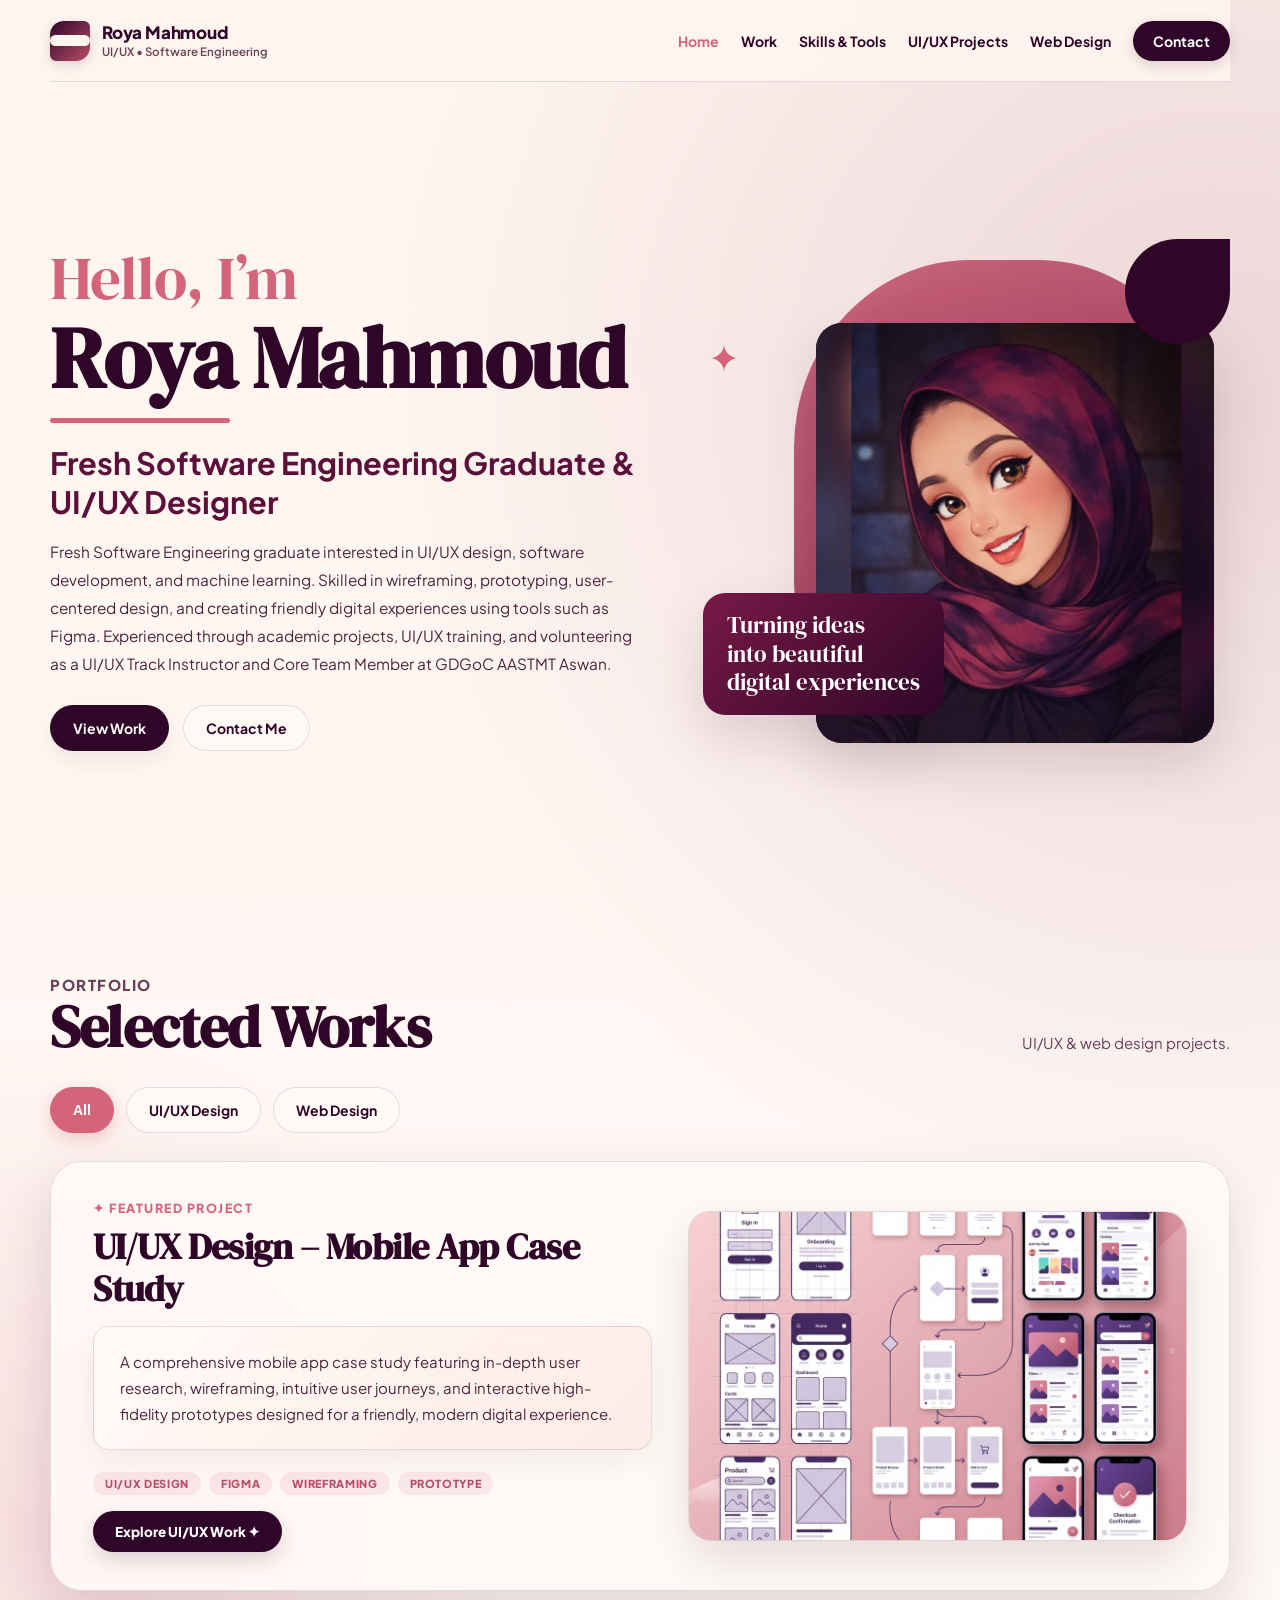
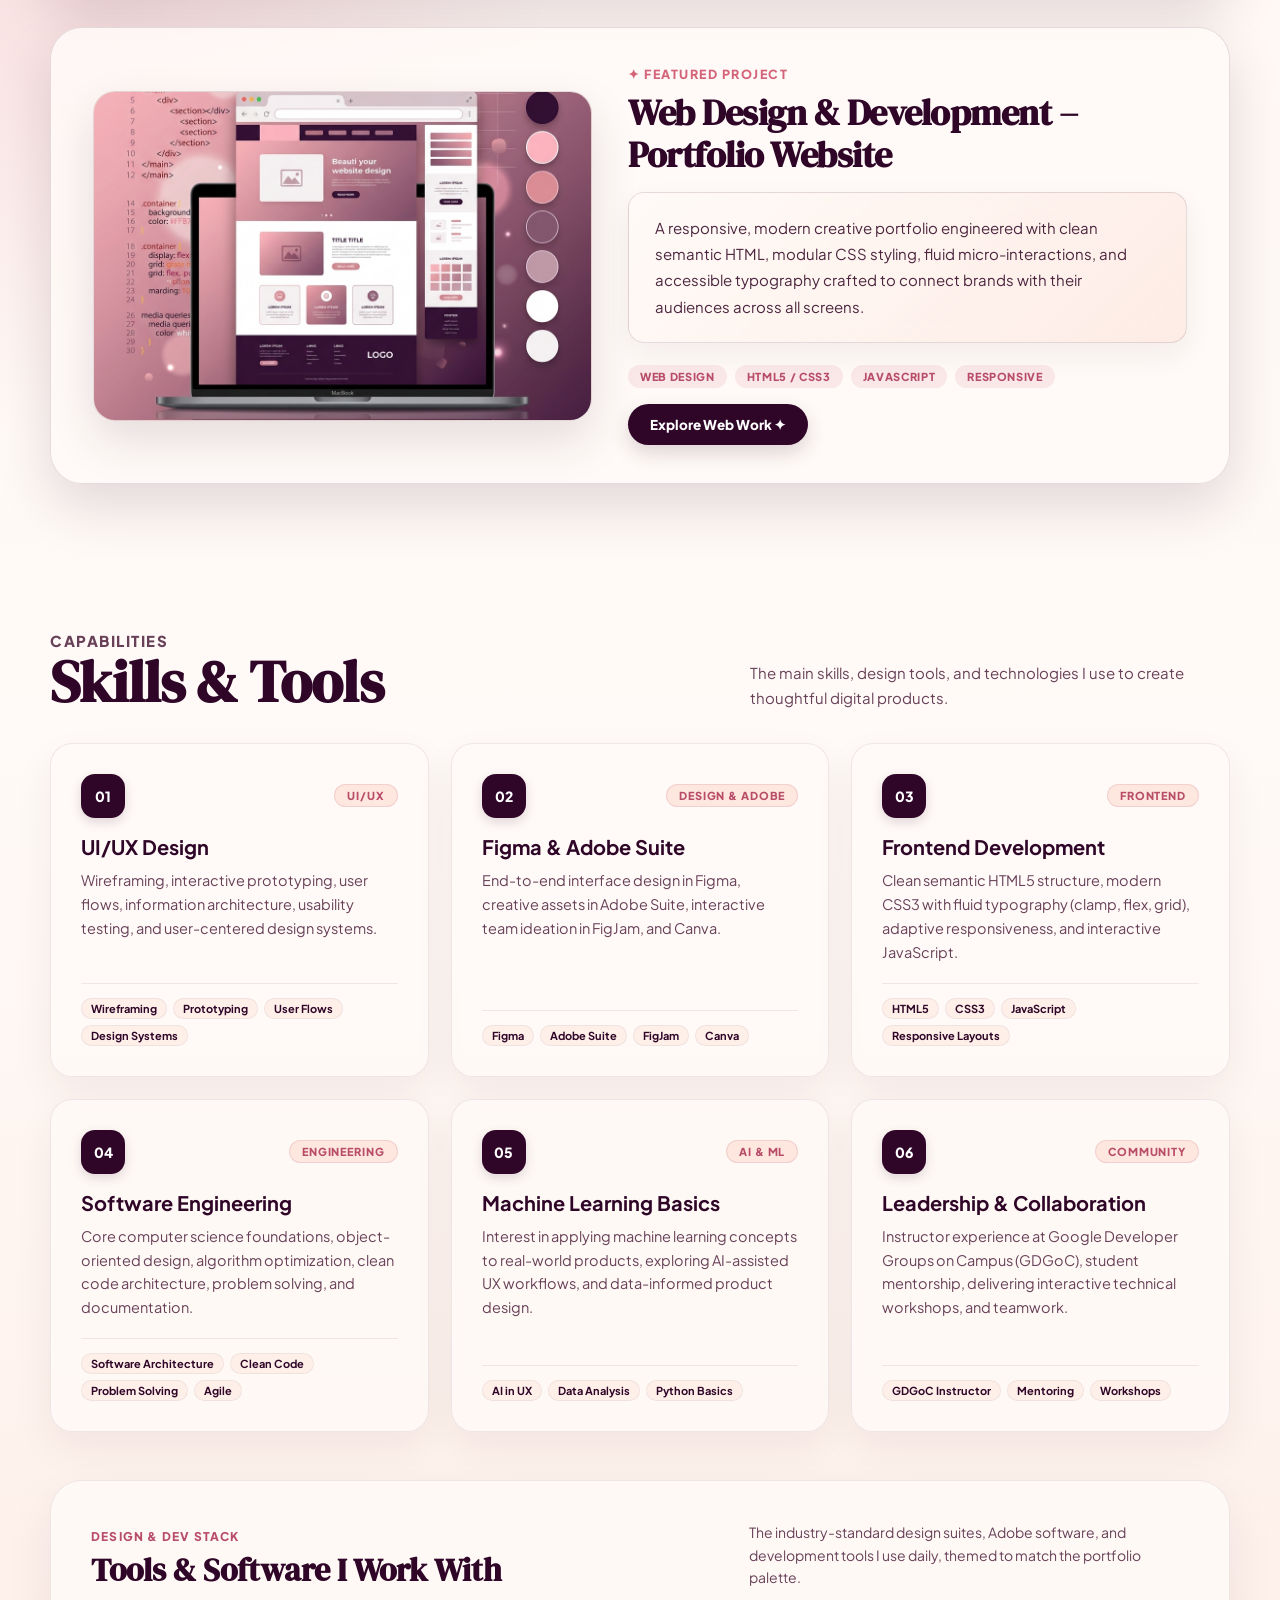
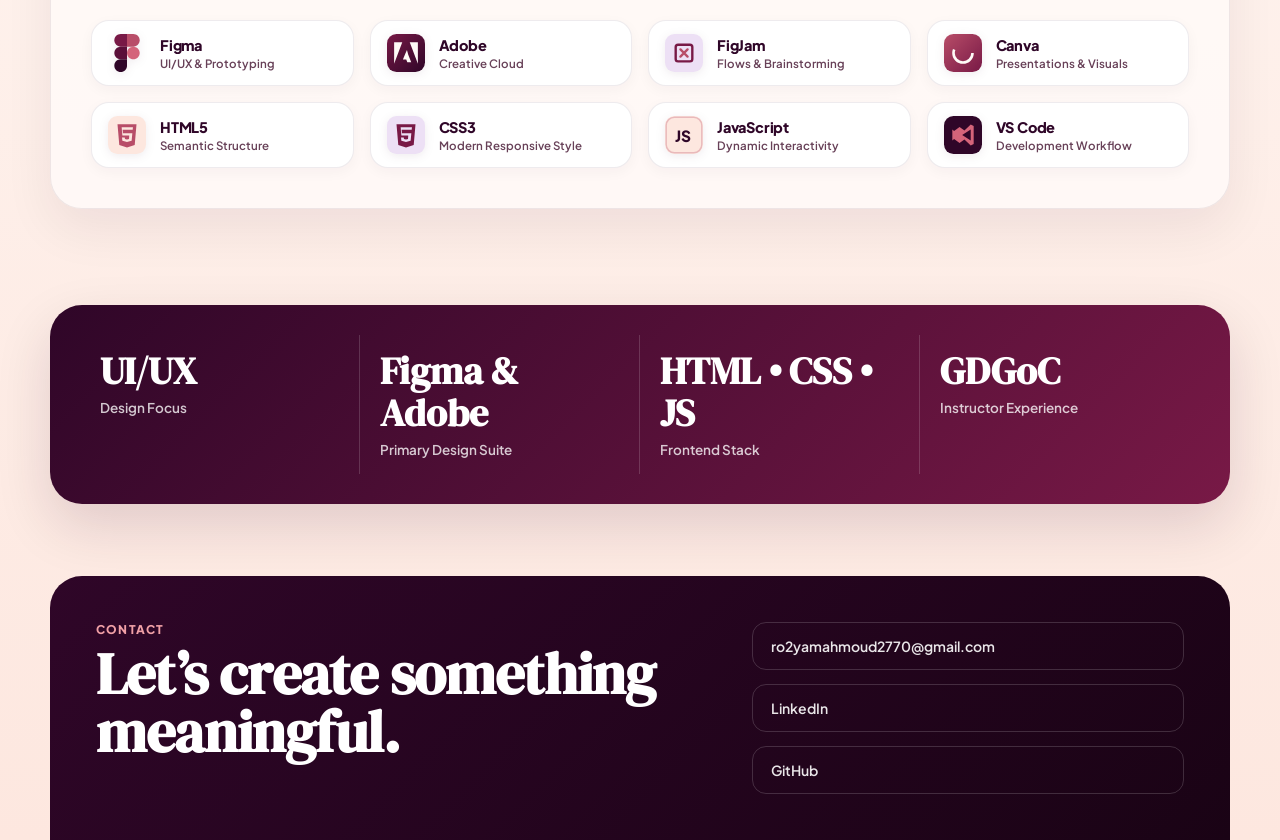
<file: index.html>
<!DOCTYPE html>
<html lang="en">

<head>
  <meta charset="UTF-8" />
  <meta name="viewport" content="width=device-width, initial-scale=1.0" />
  <title>Roya Mahmoud | Portfolio</title>
  <link rel="preconnect" href="https://fonts.googleapis.com">
  <link rel="preconnect" href="https://fonts.gstatic.com" crossorigin>
  <link
    href="https://fonts.googleapis.com/css2?family=Inter:wght@400;500;600;700;800&family=DM+Serif+Display&family=Plus+Jakarta+Sans:wght@500;600;700;800&display=swap"
    rel="stylesheet">
  <link rel="stylesheet" href="style.css" />
</head>

<body>
  <header class="site-header">
    <a class="brand" href="index.html">
      <span class="brand-mark"></span>
      <span><strong>Roya Mahmoud</strong><small>UI/UX &bull; Software Engineering</small></span>
    </a>
    <button class="menu-btn" id="menuBtn" aria-label="Open menu"><span></span><span></span><span></span></button>
    <nav class="nav-links" id="navLinks">
      <a href="index.html">Home</a>
      <a href="index.html#work">Work</a>
      <a href="index.html#skills">Skills &amp; Tools</a>
      <a href="uiux.html">UI/UX Projects</a>
      <a href="web.html">Web Design</a>
      <a href="index.html#contact" class="nav-cta">Contact</a>
    </nav>
  </header>

  <main>
    <section class="hero" id="home">
      <div class="hero-content reveal">
        <p class="hero-kicker">Hello, I’m</p>
        <h1>Roya Mahmoud</h1>
        <h2>Fresh Software Engineering Graduate & UI/UX Designer</h2>
        <p class="hero-desc">Fresh Software Engineering graduate interested in UI/UX design, software development, and
          machine learning. Skilled in wireframing, prototyping, user-centered design, and creating friendly digital
          experiences using tools such as Figma. Experienced through academic projects, UI/UX training, and volunteering
          as a UI/UX Track Instructor and Core Team Member at GDGoC AASTMT Aswan.</p>
        <div class="hero-actions"><a class="btn btn-primary" href="#work">View Work</a><a class="btn btn-outline"
            href="#contact">Contact Me</a></div>
      </div>
      <div class="hero-visual reveal">
        <div class="portrait-shape"></div>
        <div class="portrait-card"><img src="assets/roya-portrait.png" alt="Roya Mahmoud illustrated portrait" /></div>
        <div class="floating-note">Turning ideas<br>into beautiful<br>digital experiences</div>
        <span class="decor decor-1">✦</span><span class="decor decor-2">✧</span><span class="decor-circle"></span>
      </div>
    </section>

    <section class="section work-section reveal" id="work">
      <div class="section-heading">
        <div>
          <p class="section-label">Portfolio</p>
          <h2>Selected Works</h2>
        </div>
        <p>UI/UX & web design projects.</p>
      </div>
      <div class="work-tabs" role="tablist">
        <button class="tab-btn active" data-tab="all">All</button>
        <a class="tab-link" href="uiux.html">UI/UX Design</a>
        <a class="tab-link" href="web.html">Web Design</a>
      </div>
      <div class="projects-showcase-list" id="projectsGrid">
        <!-- Project 1: UI/UX Design Project -->
        <article class="project-card project-showcase-card" data-category="uiux">
          <div class="showcase-content">
            <p class="showcase-kicker">✦ Featured Project</p>
            <h3 class="showcase-title">UI/UX Design – Mobile App Case Study</h3>
            <div class="showcase-desc-box">
              <p>A comprehensive mobile app case study featuring in-depth user research, wireframing, intuitive user
                journeys, and interactive high-fidelity prototypes designed for a friendly, modern digital experience.
              </p>
            </div>
            <div class="showcase-footer">
              <div class="showcase-tags">
                <span class="showcase-tag">UI/UX Design</span>
                <span class="showcase-tag">Figma</span>
                <span class="showcase-tag">Wireframing</span>
                <span class="showcase-tag">Prototype</span>
              </div>
              <a href="uiux.html" class="showcase-cta">Explore UI/UX Work ✦</a>
            </div>
          </div>
          <div class="showcase-visual">
            <img src="assets/card-uiux.png" alt="UI/UX Design Mobile App Case Study preview" />
          </div>
        </article>

        <!-- Project 2: Web Design Project -->
        <article class="project-card project-showcase-card reverse" data-category="web">
          <div class="showcase-content">
            <p class="showcase-kicker">✦ Featured Project</p>
            <h3 class="showcase-title">Web Design &amp; Development – Portfolio Website</h3>
            <div class="showcase-desc-box">
              <p>A responsive, modern creative portfolio engineered with clean semantic HTML, modular CSS styling, fluid
                micro-interactions, and accessible typography crafted to connect brands with their audiences across all
                screens.</p>
            </div>
            <div class="showcase-footer">
              <div class="showcase-tags">
                <span class="showcase-tag">Web Design</span>
                <span class="showcase-tag">HTML5 / CSS3</span>
                <span class="showcase-tag">JavaScript</span>
                <span class="showcase-tag">Responsive</span>
              </div>
              <a href="web.html" class="showcase-cta">Explore Web Work ✦</a>
            </div>
          </div>
          <div class="showcase-visual">
            <img src="assets/card-web.png" alt="Web Design Portfolio Website preview" />
          </div>
        </article>
      </div>
    </section>

    <section class="section skills-section reveal" id="skills">
      <div class="section-heading">
        <div>
          <p class="section-label">Capabilities</p>
          <h2>Skills &amp; Tools</h2>
        </div>
        <p>The main skills, design tools, and technologies I use to create thoughtful digital products.</p>
      </div>

      <div class="skills-grid">
        <!-- 01: UI/UX Design -->
        <article class="skill-card">
          <div class="skill-card-top">
            <span class="skill-number">01</span>
            <span class="skill-icon-pill">UI/UX</span>
          </div>
          <h3>UI/UX Design</h3>
          <p>Wireframing, interactive prototyping, user flows, information architecture, usability testing, and
            user-centered design systems.</p>
          <div class="skill-tags">
            <span class="skill-tag">Wireframing</span>
            <span class="skill-tag">Prototyping</span>
            <span class="skill-tag">User Flows</span>
            <span class="skill-tag">Design Systems</span>
          </div>
        </article>

        <!-- 02: Figma & Adobe Suite -->
        <article class="skill-card">
          <div class="skill-card-top">
            <span class="skill-number">02</span>
            <span class="skill-icon-pill">Design &amp; Adobe</span>
          </div>
          <h3>Figma &amp; Adobe Suite</h3>
          <p>End-to-end interface design in Figma, creative assets in Adobe Suite, interactive team ideation in FigJam,
            and Canva.</p>
          <div class="skill-tags">
            <span class="skill-tag">Figma</span>
            <span class="skill-tag">Adobe Suite</span>
            <span class="skill-tag">FigJam</span>
            <span class="skill-tag">Canva</span>
          </div>
        </article>

        <!-- 03: Frontend Development -->
        <article class="skill-card">
          <div class="skill-card-top">
            <span class="skill-number">03</span>
            <span class="skill-icon-pill">Frontend</span>
          </div>
          <h3>Frontend Development</h3>
          <p>Clean semantic HTML5 structure, modern CSS3 with fluid typography (clamp, flex, grid), adaptive
            responsiveness, and interactive JavaScript.</p>
          <div class="skill-tags">
            <span class="skill-tag">HTML5</span>
            <span class="skill-tag">CSS3</span>
            <span class="skill-tag">JavaScript</span>
            <span class="skill-tag">Responsive Layouts</span>
          </div>
        </article>

        <!-- 04: Software Engineering -->
        <article class="skill-card">
          <div class="skill-card-top">
            <span class="skill-number">04</span>
            <span class="skill-icon-pill">Engineering</span>
          </div>
          <h3>Software Engineering</h3>
          <p>Core computer science foundations, object-oriented design, algorithm optimization, clean code architecture,
            problem solving, and documentation.</p>
          <div class="skill-tags">
            <span class="skill-tag">Software Architecture</span>
            <span class="skill-tag">Clean Code</span>
            <span class="skill-tag">Problem Solving</span>
            <span class="skill-tag">Agile</span>
          </div>
        </article>

        <!-- 05: Machine Learning & AI -->
        <article class="skill-card">
          <div class="skill-card-top">
            <span class="skill-number">05</span>
            <span class="skill-icon-pill">AI &amp; ML</span>
          </div>
          <h3>Machine Learning Basics</h3>
          <p>Interest in applying machine learning concepts to real-world products, exploring AI-assisted UX workflows,
            and data-informed product design.</p>
          <div class="skill-tags">
            <span class="skill-tag">AI in UX</span>
            <span class="skill-tag">Data Analysis</span>
            <span class="skill-tag">Python Basics</span>
          </div>
        </article>

        <!-- 06: Leadership & GDGoC -->
        <article class="skill-card">
          <div class="skill-card-top">
            <span class="skill-number">06</span>
            <span class="skill-icon-pill">Community</span>
          </div>
          <h3>Leadership &amp; Collaboration</h3>
          <p>Instructor experience at Google Developer Groups on Campus (GDGoC), student mentorship, delivering
            interactive technical workshops, and teamwork.</p>
          <div class="skill-tags">
            <span class="skill-tag">GDGoC Instructor</span>
            <span class="skill-tag">Mentoring</span>
            <span class="skill-tag">Workshops</span>
          </div>
        </article>
      </div>

      <!-- Dedicated Tools & Software Stack Showcase -->
      <div class="tools-showcase">
        <div class="tools-header">
          <div>
            <p class="section-label">Design &amp; Dev Stack</p>
            <h3>Tools &amp; Software I Work With</h3>
          </div>
          <p class="tools-subtext">The industry-standard design suites, Adobe software, and development tools I use
            daily, themed to match the portfolio palette.</p>
        </div>

        <div class="tools-grid">
          <!-- Figma -->
          <div class="tool-card">
            <div class="tool-icon-wrap">
              <svg viewBox="0 0 38 57" fill="none" xmlns="http://www.w3.org/2000/svg" aria-hidden="true">
                <path
                  d="M19 28.5C19 23.2533 23.2533 19 28.5 19C33.7467 19 38 23.2533 38 28.5C38 33.7467 33.7467 38 28.5 38C23.2533 38 19 33.7467 19 28.5Z"
                  fill="#d4647a" />
                <path
                  d="M0 47.5C0 42.2533 4.25329 38 9.5 38H19V47.5C19 52.7467 14.7467 57 9.5 57C4.25329 57 0 52.7467 0 47.5Z"
                  fill="#2f0628" />
                <path d="M19 0V19H28.5C33.7467 19 38 14.7467 38 9.5C38 4.25329 33.7467 0 28.5 0H19Z" fill="#b84d68" />
                <path d="M0 9.5C0 14.7467 4.25329 19 9.5 19H19V0H9.5C4.25329 0 0 4.25329 0 9.5Z" fill="#781946" />
                <path d="M0 28.5C0 33.7467 4.25329 38 9.5 38H19V19H9.5C4.25329 19 0 23.2533 0 28.5Z" fill="#5b0f39" />
              </svg>
            </div>
            <div class="tool-info">
              <h4>Figma</h4>
              <p>UI/UX &amp; Prototyping</p>
            </div>
          </div>

          <!-- Adobe Suite -->
          <div class="tool-card">
            <div class="tool-icon-wrap">
              <svg viewBox="0 0 32 32" fill="none" xmlns="http://www.w3.org/2000/svg" aria-hidden="true">
                <rect width="32" height="32" rx="8" fill="url(#adobeSuiteGrad)" />
                <path
                  d="M19.14 7H26V25L19.14 7ZM12.86 7H6V25L12.86 7ZM17.9 17.5L20.4 23.7H17.1L16.2 21.4H13.4L15.4 16.6L16.8 13.5L17.9 17.5Z"
                  fill="#fffaf7" />
                <defs>
                  <linearGradient id="adobeSuiteGrad" x1="0" y1="0" x2="32" y2="32" gradientUnits="userSpaceOnUse">
                    <stop stop-color="#781946" />
                    <stop offset="1" stop-color="#2f0628" />
                  </linearGradient>
                </defs>
              </svg>
            </div>
            <div class="tool-info">
              <h4>Adobe</h4>
              <p>Creative Cloud</p>
            </div>
          </div>

          <!-- FigJam -->
          <div class="tool-card">
            <div class="tool-icon-wrap">
              <svg viewBox="0 0 32 32" fill="none" xmlns="http://www.w3.org/2000/svg" aria-hidden="true">
                <rect width="32" height="32" rx="8" fill="#ede0f5" />
                <path
                  d="M11 9H21C22.1 9 23 9.9 23 11V21C23 22.1 22.1 23 21 23H11C9.9 23 9 22.1 9 21V11C9 9.9 9.9 9 11 9Z"
                  stroke="#781946" stroke-width="2" stroke-linecap="round" />
                <path d="M13 13L19 19M19 13L13 19" stroke="#b84d68" stroke-width="2" stroke-linecap="round" />
              </svg>
            </div>
            <div class="tool-info">
              <h4>FigJam</h4>
              <p>Flows &amp; Brainstorming</p>
            </div>
          </div>

          <!-- Canva -->
          <div class="tool-card">
            <div class="tool-icon-wrap">
              <svg viewBox="0 0 32 32" fill="none" xmlns="http://www.w3.org/2000/svg" aria-hidden="true">
                <rect width="32" height="32" rx="8" fill="url(#canvaMarkGrad)" />
                <circle cx="16" cy="16" r="8" stroke="#fffaf7" stroke-width="2.2" stroke-dasharray="38"
                  stroke-dashoffset="10" />
                <defs>
                  <linearGradient id="canvaMarkGrad" x1="0" y1="0" x2="32" y2="32" gradientUnits="userSpaceOnUse">
                    <stop stop-color="#b84d68" />
                    <stop offset="1" stop-color="#781946" />
                  </linearGradient>
                </defs>
              </svg>
            </div>
            <div class="tool-info">
              <h4>Canva</h4>
              <p>Presentations &amp; Visuals</p>
            </div>
          </div>

          <!-- HTML5 -->
          <div class="tool-card">
            <div class="tool-icon-wrap">
              <svg viewBox="0 0 32 32" fill="none" xmlns="http://www.w3.org/2000/svg" aria-hidden="true">
                <rect width="32" height="32" rx="8" fill="#fde7df" />
                <path
                  d="M8 7L9.5 24.5L16 26.5L22.5 24.5L24 7H8ZM20.8 11.5H12.3L12.6 14.5H20.5L19.9 20.8L16 21.9L12.1 20.8L11.8 18H14.1L14.3 19.3L16 19.8L17.7 19.3L17.9 16.5H12.1L11.5 9.5H21L20.8 11.5Z"
                  fill="#b84d68" />
              </svg>
            </div>
            <div class="tool-info">
              <h4>HTML5</h4>
              <p>Semantic Structure</p>
            </div>
          </div>

          <!-- CSS3 -->
          <div class="tool-card">
            <div class="tool-icon-wrap">
              <svg viewBox="0 0 32 32" fill="none" xmlns="http://www.w3.org/2000/svg" aria-hidden="true">
                <rect width="32" height="32" rx="8" fill="#ede0f5" />
                <path
                  d="M8 7L9.5 24.5L16 26.5L22.5 24.5L24 7H8ZM20.8 11.5H12.3L12.6 14.5H20.5L19.9 20.8L16 21.9L12.1 20.8L11.8 18H14.1L14.3 19.3L16 19.8L17.7 19.3L17.9 16.5H12.1L11.5 9.5H21L20.8 11.5Z"
                  fill="#781946" />
              </svg>
            </div>
            <div class="tool-info">
              <h4>CSS3</h4>
              <p>Modern Responsive Style</p>
            </div>
          </div>

          <!-- JavaScript -->
          <div class="tool-card">
            <div class="tool-icon-wrap">
              <svg viewBox="0 0 32 32" fill="none" xmlns="http://www.w3.org/2000/svg" aria-hidden="true">
                <rect width="32" height="32" rx="8" fill="#fde7df" />
                <rect x="1" y="1" width="30" height="30" rx="7" stroke="#b84d68" stroke-opacity="0.3"
                  stroke-width="1.2" />
                <text x="8.5" y="22" font-family="'Plus Jakarta Sans', sans-serif" font-weight="800" font-size="13"
                  fill="#2f0628">JS</text>
              </svg>
            </div>
            <div class="tool-info">
              <h4>JavaScript</h4>
              <p>Dynamic Interactivity</p>
            </div>
          </div>

          <!-- VS Code -->
          <div class="tool-card">
            <div class="tool-icon-wrap">
              <svg viewBox="0 0 32 32" fill="none" xmlns="http://www.w3.org/2000/svg" aria-hidden="true">
                <rect width="32" height="32" rx="8" fill="#2f0628" />
                <path
                  d="M22.5 7.2L17.2 12.3L13.1 9.2L8.5 12.6L7 11.4V20.6L8.5 19.4L13.1 22.8L17.2 19.7L22.5 24.8L25 23.5V8.5L22.5 7.2ZM22.5 20.7L15.3 16L22.5 11.3V20.7Z"
                  fill="#d4647a" />
              </svg>
            </div>
            <div class="tool-info">
              <h4>VS Code</h4>
              <p>Development Workflow</p>
            </div>
          </div>
        </div>
      </div>
    </section>

    <section class="section stats-strip reveal">
      <div><strong>UI/UX</strong>
        <p>Design Focus</p>
      </div>
      <div><strong>Figma &amp; Adobe</strong>
        <p>Primary Design Suite</p>
      </div>
      <div><strong>HTML • CSS • JS</strong>
        <p>Frontend Stack</p>
      </div>
      <div><strong>GDGoC</strong>
        <p>Instructor Experience</p>
      </div>
    </section>
  </main>

  <footer class="footer" id="contact">
    <div>
      <p class="section-label">Contact</p>
      <h2>Let’s create something meaningful.</h2>
    </div>
    <div class="footer-links">
      <a href="mailto:ro2yamahmoud2770@gmail.com">ro2yamahmoud2770@gmail.com</a>
      <a href="https://www.linkedin.com/in/roya-mahmoud-2b032734a" target="_blank"
        rel="noopener noreferrer">LinkedIn</a>
      <a href="https://github.com/Roya-Mahmoud" target="_blank"
        rel="noopener noreferrer">GitHub</a>
    </div>
  </footer>

  <script src="script.js"></script>
</body>

</html>
</file>
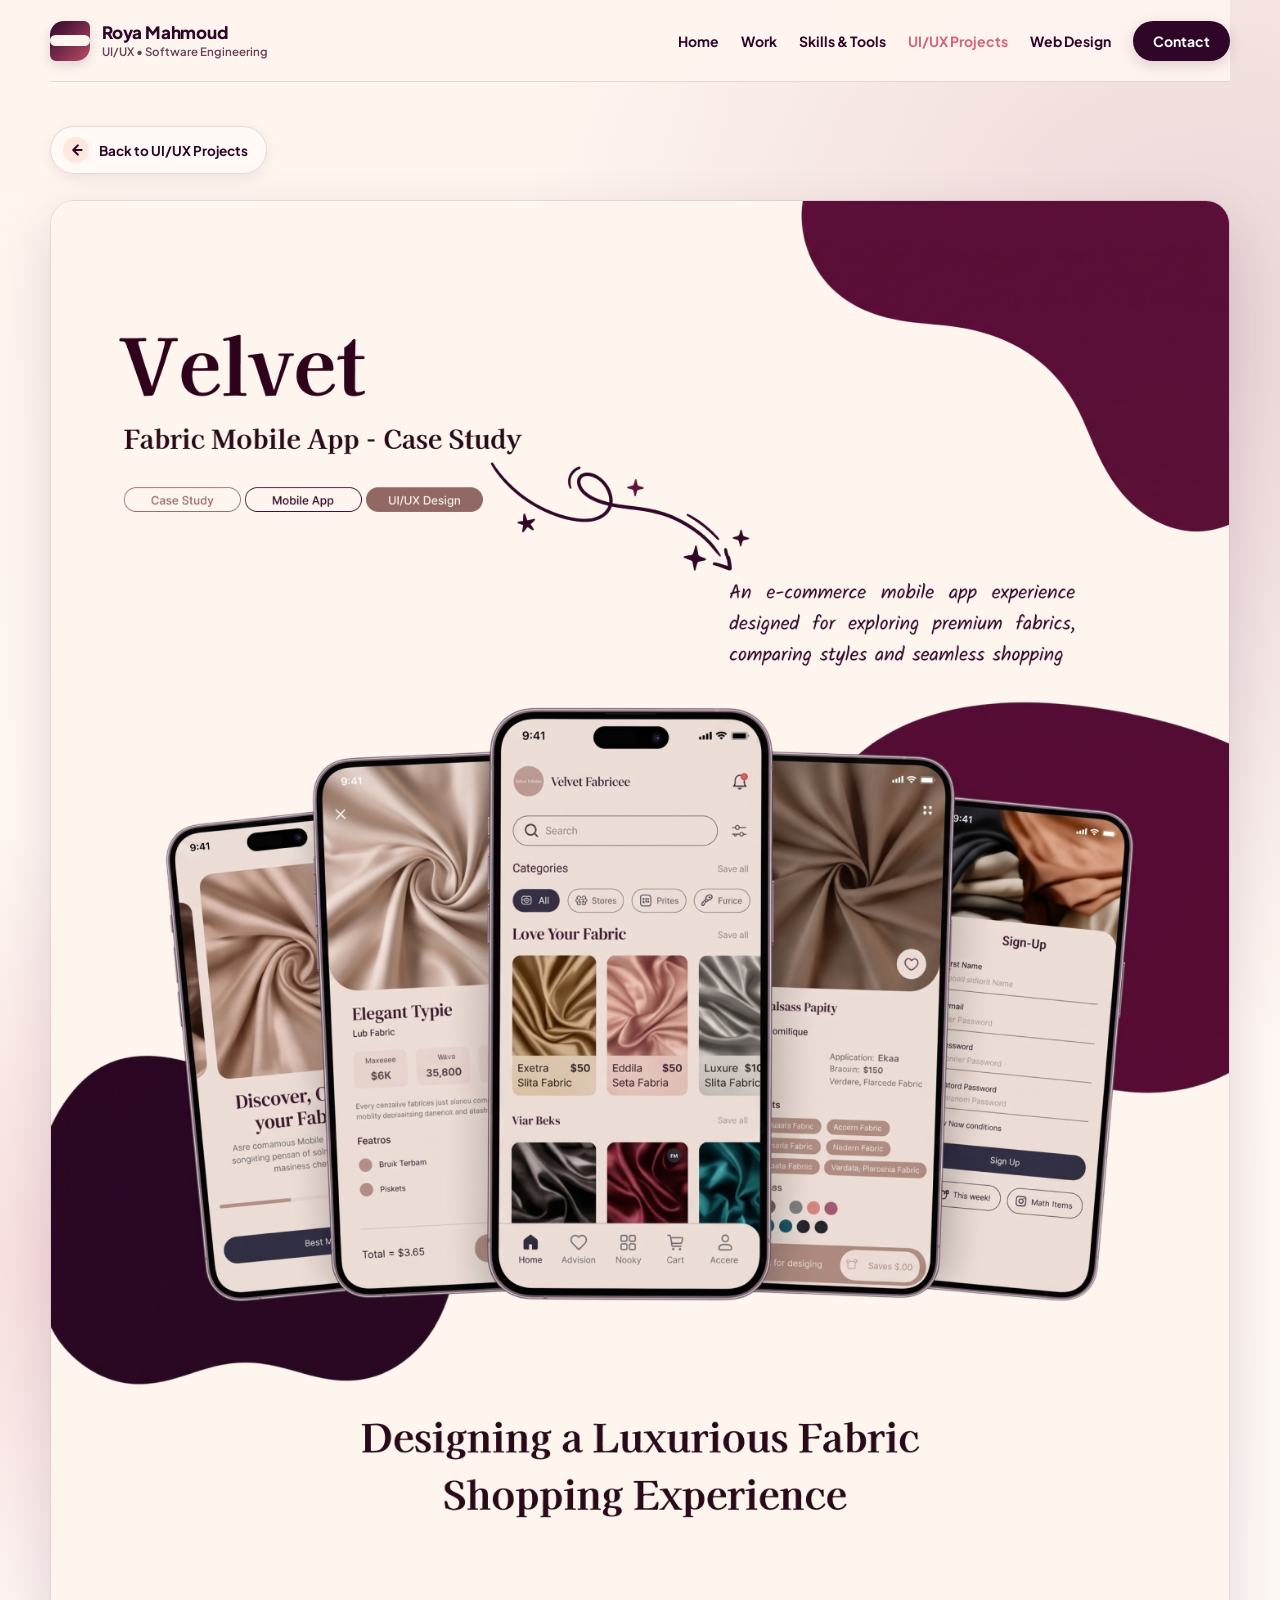
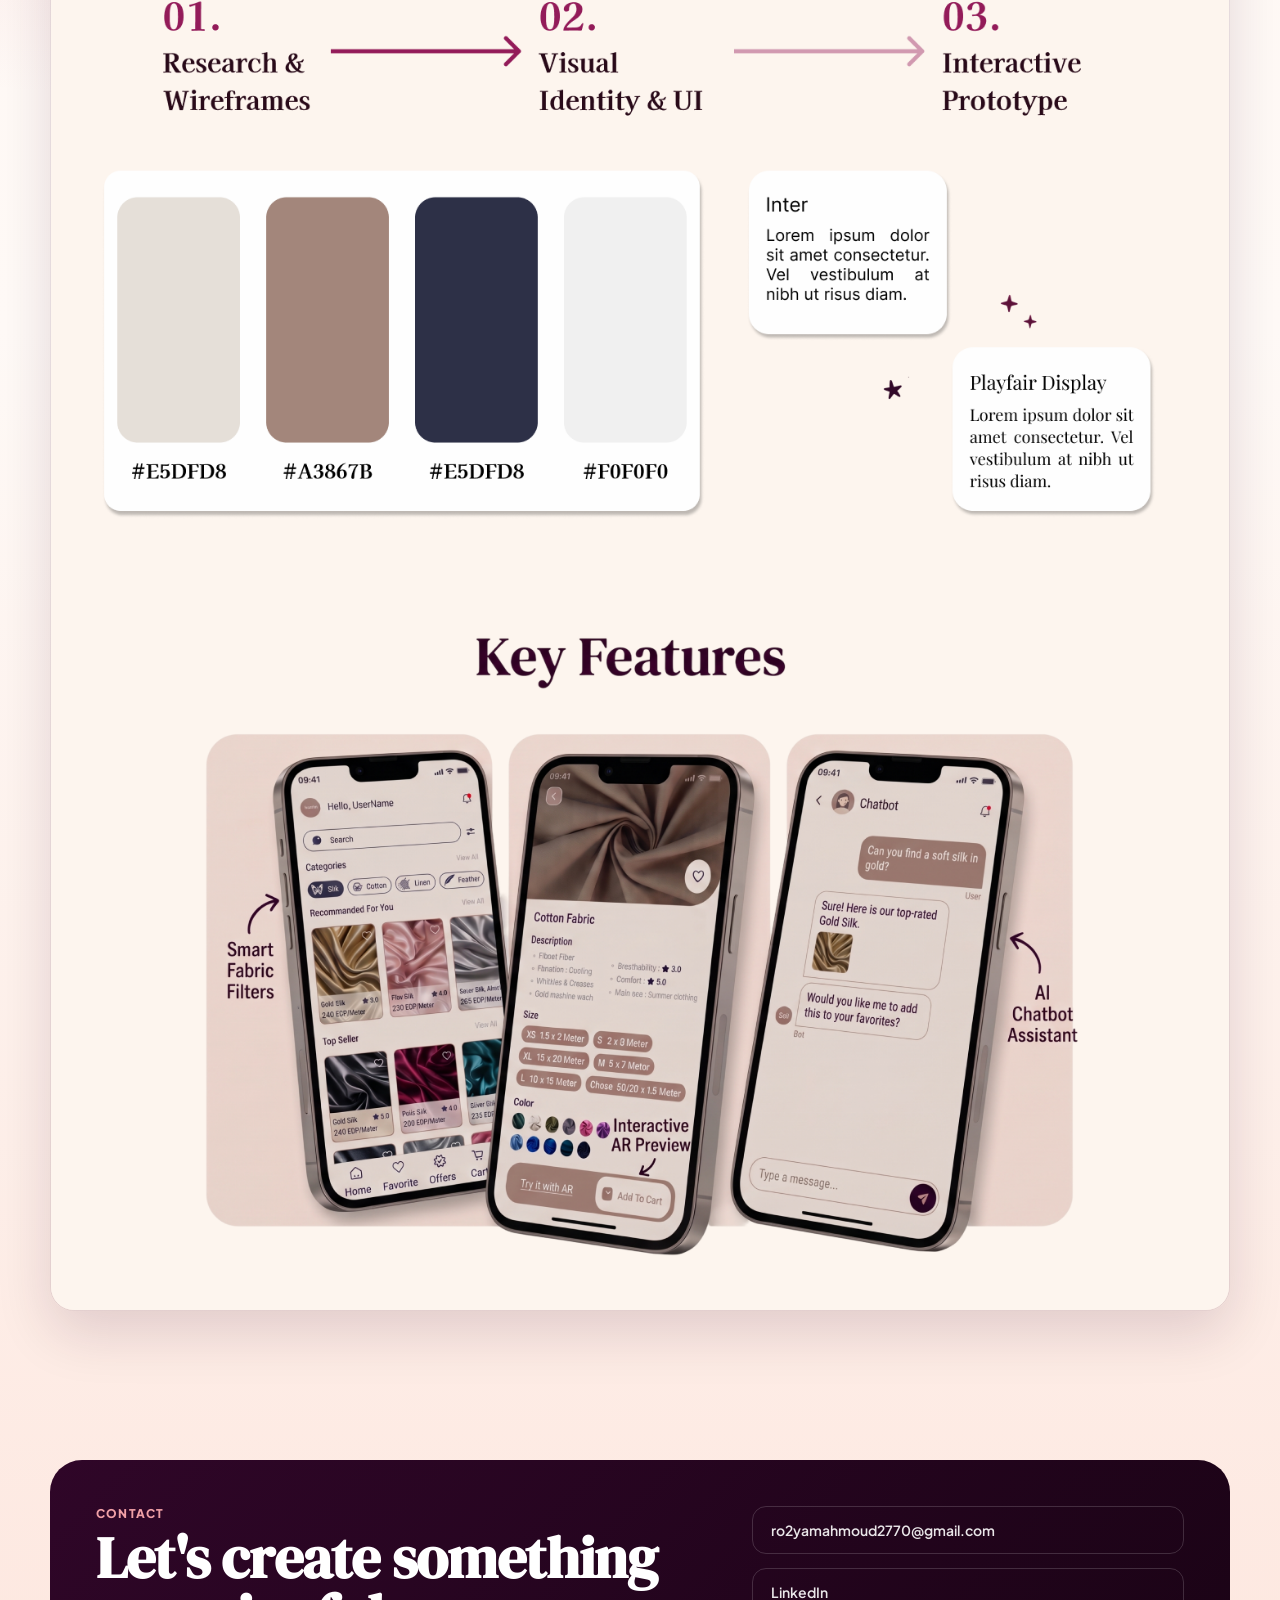
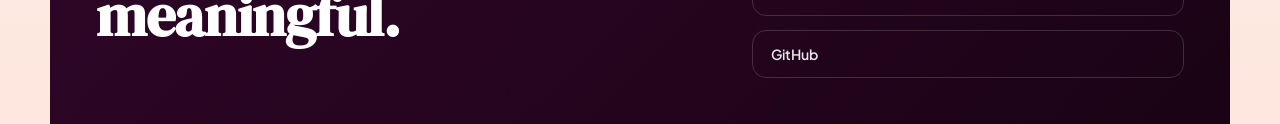
<file: project.html>
<!DOCTYPE html>
<html lang="en">

<head>
  <meta charset="UTF-8">
  <meta name="viewport" content="width=device-width, initial-scale=1">
  <title id="pageTitle">Project Case Study | Roya Mahmoud</title>
  <meta id="metaDesc" name="description"
    content="Case study details and user experience design by Roya Mahmoud." />
  <link rel="preconnect" href="https://fonts.googleapis.com">
  <link rel="preconnect" href="https://fonts.gstatic.com" crossorigin>
  <link
    href="https://fonts.googleapis.com/css2?family=Inter:wght@400;500;600;700;800&family=DM+Serif+Display&family=Plus+Jakarta+Sans:wght@500;600;700;800&display=swap"
    rel="stylesheet">
  <link rel="stylesheet" href="style.css" />
</head>

<body data-page="project">

  <header class="site-header">
    <a class="brand" href="index.html">
      <span class="brand-mark"></span>
      <span><strong>Roya Mahmoud</strong><small>UI/UX &bull; Software Engineering</small></span>
    </a>
    <button class="menu-btn" id="menuBtn" aria-label="Open menu">
      <span></span><span></span><span></span>
    </button>
    <nav class="nav-links" id="navLinks">
      <a href="index.html">Home</a>
      <a href="index.html#work">Work</a>
      <a href="index.html#skills">Skills &amp; Tools</a>
      <a href="uiux.html">UI/UX Projects</a>
      <a href="web.html">Web Design</a>
      <a href="index.html#contact" class="nav-cta">Contact</a>
    </nav>
  </header>

  <main class="project-page-main">
    <a class="back-link" id="projectBackLink" href="uiux.html" aria-label="Back to Projects">
      <svg viewBox="0 0 28 28" fill="none" aria-hidden="true">
        <circle cx="14" cy="14" r="14" fill="#fde7df"></circle>
        <path d="M16 9L11 14L16 19M11.5 14H20" stroke="#2f0628" stroke-width="2.2" stroke-linecap="round"
          stroke-linejoin="round"></path>
      </svg>
      <span id="projectBackText">Back to Projects</span>
    </a>

    <!-- Dynamic case study content container -->
    <div id="projectContainer">
      <img id="projectImage" class="case-study-img" src="assets/velvet_casestudy.png"
        alt="Case study presentation" style="display:none;" />

      <div id="projectComingSoon" class="coming-soon-box" style="display:none;">
        <span class="cs-icon">✦</span>
        <h2 id="csHeading">SkillUp – Career Development Platform</h2>
        <p id="csDesc">A comprehensive career development platform UI/UX case study focused on upskilling, mentorship, and professional growth. Full case study coming soon.</p>
      </div>
    </div>
  </main>

  <footer class="footer" id="contact">
    <div>
      <p class="section-label">Contact</p>
      <h2>Let's create something meaningful.</h2>
    </div>
    <div class="footer-links">
      <a href="mailto:ro2yamahmoud2770@gmail.com">ro2yamahmoud2770@gmail.com</a>
      <a href="https://www.linkedin.com/in/roya-mahmoud-2b032734a" target="_blank"
        rel="noopener noreferrer">LinkedIn</a>
      <a href="https://github.com/Roya-Mahmoud" target="_blank"
        rel="noopener noreferrer">GitHub</a>
    </div>
  </footer>

  <script src="script.js"></script>
</body>

</html>
</file>
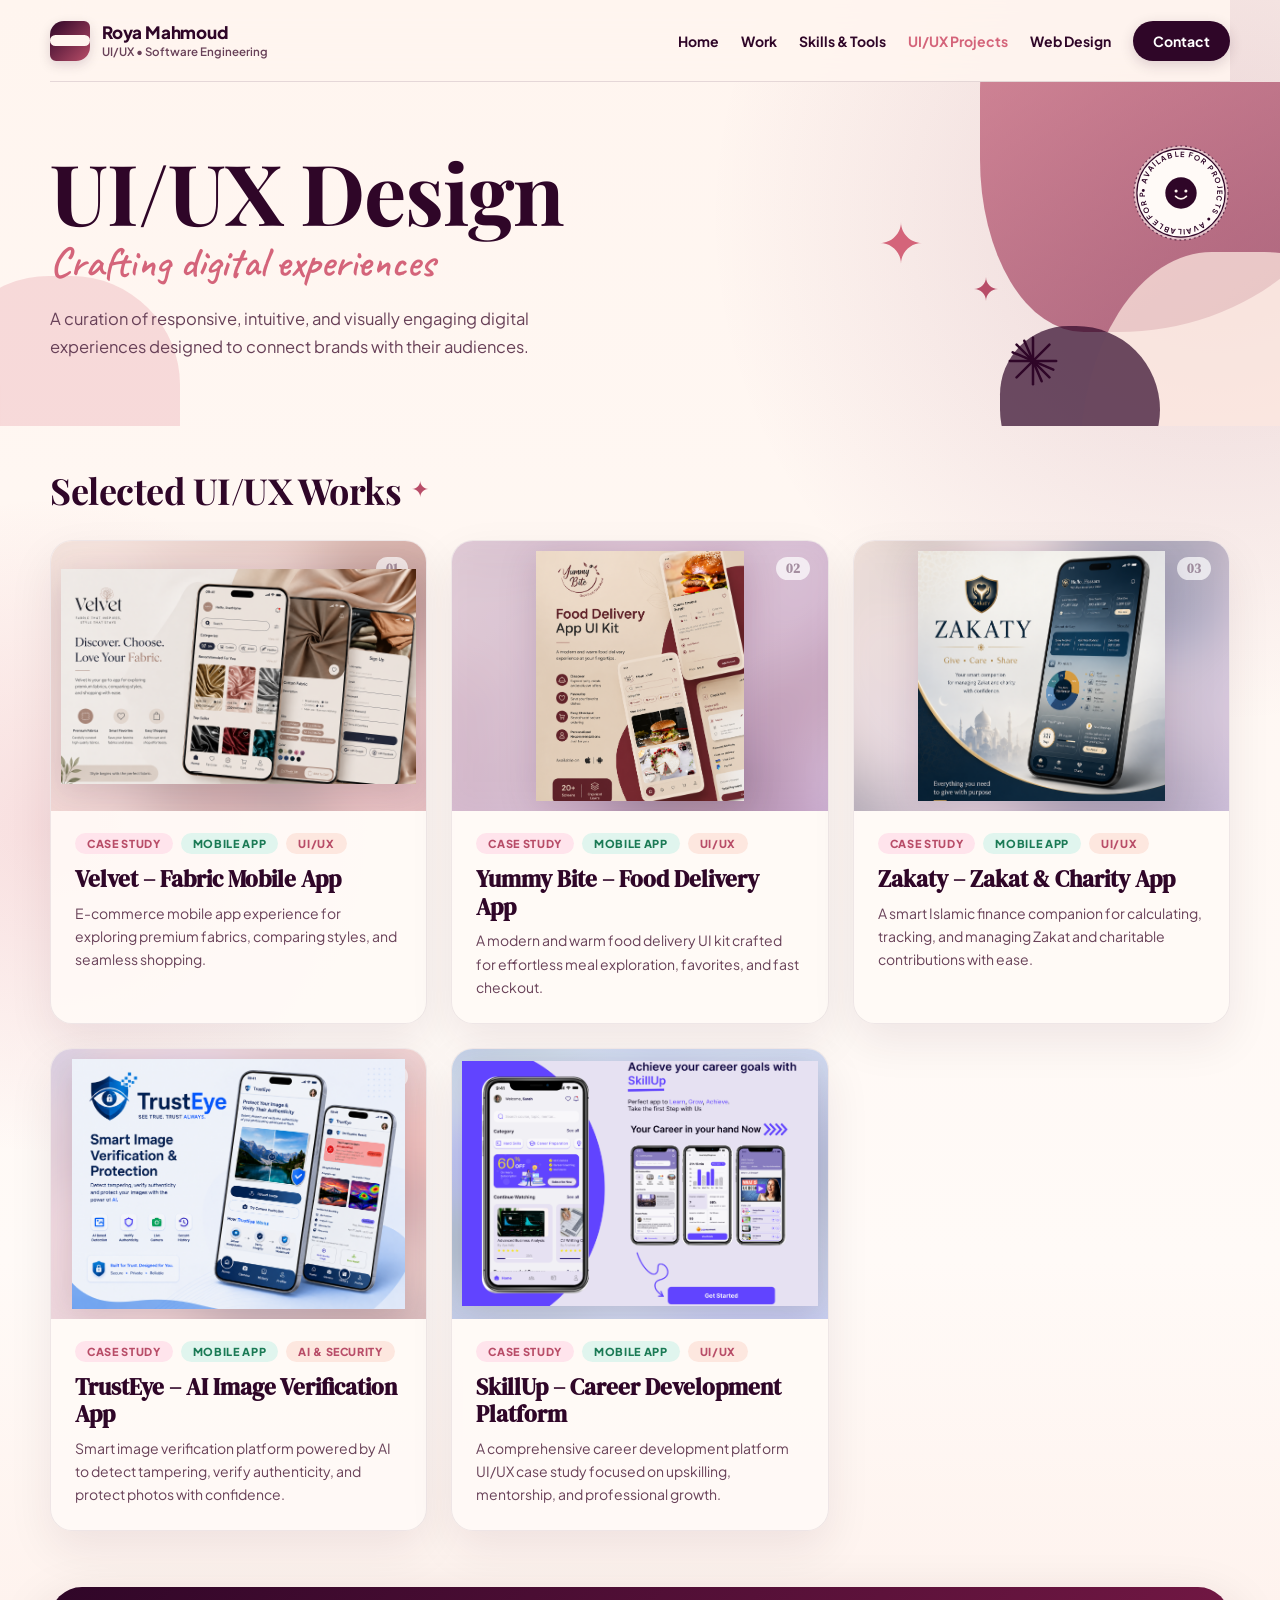
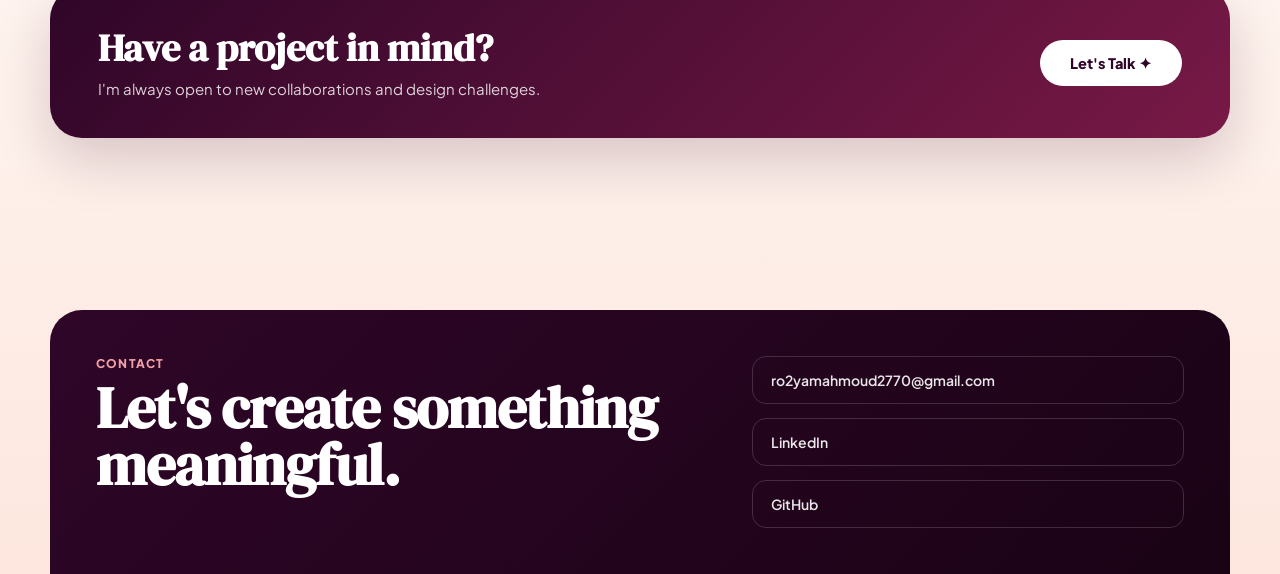
<file: uiux.html>
<!DOCTYPE html>
<!-- UI/UX display page -->
<html lang="en">

<head>
  <meta charset="UTF-8" />
  <meta name="viewport" content="width=device-width, initial-scale=1.0" />
  <title>Roya Mahmoud | UI/UX Projects</title>
  <meta name="description"
    content="Explore Roya Mahmoud's UI/UX design projects — wireframes, user flows, prototypes, and mobile app case studies." />
  <link rel="preconnect" href="https://fonts.googleapis.com">
  <link rel="preconnect" href="https://fonts.gstatic.com" crossorigin>
  <link
    href="https://fonts.googleapis.com/css2?family=Caveat:wght@500;600;700&family=DM+Serif+Display:ital@0;1&family=Inter:wght@400;500;600;700;800&family=Playfair+Display:ital,wght@0,600;0,700;0,800;0,900;1,600;1,700&family=Plus+Jakarta+Sans:wght@400;500;600;700;800&display=swap"
    rel="stylesheet">
  <link rel="stylesheet" href="style.css" />
</head>

<body>

  <header class="site-header">
    <a class="brand" href="index.html">
      <span class="brand-mark"></span>
      <span><strong>Roya Mahmoud</strong><small>UI/UX &bull; Software Engineering</small></span>
    </a>
    <button class="menu-btn" id="menuBtn" aria-label="Open menu"><span></span><span></span><span></span></button>
    <nav class="nav-links" id="navLinks">
      <a href="index.html">Home</a>
      <a href="index.html#work">Work</a>
      <a href="index.html#skills">Skills &amp; Tools</a>
      <a href="uiux.html">UI/UX Projects</a>
      <a href="web.html">Web Design</a>
      <a href="index.html#contact" class="nav-cta">Contact</a>
    </nav>
  </header>

  <section class="studio-hero">
    <!-- Decorative background blobs -->
    <div class="hero-shape-blob blob-top-teal"></div>
    <div class="hero-shape-blob blob-mid-peach"></div>
    <div class="hero-shape-blob blob-bottom-teal"></div>
    <div class="hero-shape-blob blob-bottom-peach"></div>

    <!-- Sparkles and doodle burst from reference image -->
    <div class="hero-sparkle sparkle-teal-hero">
      <svg viewBox="0 0 32 32" fill="none">
        <path
          d="M16 0C16 8.83656 23.1634 16 32 16C23.1634 16 16 23.1634 16 32C16 23.1634 8.83656 16 0 16C8.83656 16 16 8.83656 16 0Z"
          fill="#d4647a" />
      </svg>
    </div>

    <div class="hero-sparkle sparkle-peach-hero">
      <svg viewBox="0 0 24 24" fill="none">
        <path
          d="M12 0C12 6.62742 17.3726 12 24 12C17.3726 12 12 17.3726 12 24C12 17.3726 6.62742 12 0 12C6.62742 12 12 6.62742 12 0Z"
          fill="#b84d68" />
      </svg>
    </div>

    <div class="hero-doodle-burst">
      <svg viewBox="0 0 60 60" fill="none" stroke="#2f0628" stroke-width="2.6" stroke-linecap="round">
        <line x1="30" y1="6" x2="30" y2="54" />
        <line x1="6" y1="30" x2="54" y2="30" />
        <line x1="13" y1="13" x2="47" y2="47" />
        <line x1="13" y1="47" x2="47" y2="13" />
        <line x1="21" y1="9" x2="39" y2="51" />
        <line x1="9" y1="21" x2="51" y2="39" />
      </svg>
    </div>

    <div class="studio-hero-inner">
      <div class="available-badge-wrap">
        <div class="available-badge" title="Available for projects">
          <svg viewBox="0 0 100 100" style="width:100%;height:100%;overflow:visible;">
            <defs>
              <path id="uiuxBadgeCircle" d="M 50, 50 m -37, 0 a 37,37 0 1,1 74,0 a 37,37 0 1,1 -74,0" />
            </defs>
            <circle cx="50" cy="50" r="48" fill="#fffaf7" stroke="#2f0628" stroke-width="1.2" stroke-dasharray="2 3"
              opacity="0.6" />
            <circle cx="50" cy="50" r="45" fill="#fffaf7" stroke="#2f0628" stroke-width="1.2" />
            <text font-family="'Plus Jakarta Sans', sans-serif" font-size="7.4" font-weight="700" fill="#2f0628"
              letter-spacing="1.5">
              <textPath href="#uiuxBadgeCircle" startOffset="0%">
                • AVAILABLE FOR PROJECTS • AVAILABLE FOR PROJECTS
              </textPath>
            </text>
            <circle cx="50" cy="50" r="16" fill="#2f0628" />
            <circle cx="45" cy="48" r="1.6" fill="#fff5ef" />
            <circle cx="55" cy="48" r="1.6" fill="#fff5ef" />
            <path d="M 44.5 53.5 Q 50 58.5 55.5 53.5" fill="none" stroke="#fff5ef" stroke-width="1.8"
              stroke-linecap="round" />
          </svg>
        </div>
      </div>

      <h1 class="hero-main-title">UI/UX Design</h1>
      <p class="hero-handwriting">Crafting digital experiences</p>
      <p class="hero-intro">
        A curation of responsive, intuitive, and visually engaging digital experiences designed to connect brands with
        their audiences.
      </p>

    </div>
  </section>

  <main class="page-wrapper">

    <section class="projects-section reveal">
      <div class="selected-works-heading">
        <h2>Selected UI/UX Works</h2>
        <span class="star-accent">✦</span>
      </div>
      <div class="uiux-grid">

        <article class="work-card">
          <a class="card-link" href="project.html?id=velvet" aria-label="View Velvet project">
            <span class="card-number">01</span>

            <div class="card-canvas">
              <div class="card-blur-bg" style="background-image: url('assets/uiux_Velvet.png');" aria-hidden="true">
              </div>

              <img src="assets/uiux_Velvet.png" alt="Velvet – Fabric Mobile App UI/UX Case Study"
                class="card-cover-img" />

              <div class="card-overlay">
                <span class="overlay-label">✦ View Project</span>
              </div>
            </div>

            <div class="card-body">
              <div class="card-meta">
                <span class="tag tag-case">Case Study</span>
                <span class="tag tag-app">Mobile App</span>
                <span class="tag tag-uiux">UI/UX</span>
              </div>

              <h3>Velvet – Fabric Mobile App</h3>
              <p>
                E-commerce mobile app experience for exploring premium fabrics,
                comparing styles, and seamless shopping.
              </p>
            </div>
          </a>
        </article>
        <article class="work-card">
          <a class="card-link" href="project.html?id=yummy" aria-label="View Yummy project">
            <span class="card-number">02</span>
            <div class="card-canvas">
              <div class="card-blur-bg" style="background-image: url('assets/uiux_Yummy.png');"></div>
              <img src="assets/uiux_Yummy.png" alt="Yummy Bite – Food Delivery App UI Kit" class="card-cover-img" />
              <div class="card-overlay">
                <span class="overlay-label">✦ View Project</span>
              </div>
            </div>

            <div class="card-body">
              <div class="card-meta">
                <span class="tag tag-case">Case Study</span>
                <span class="tag tag-app">Mobile App</span>
                <span class="tag tag-uiux">UI/UX</span>
              </div>
              <h3>Yummy Bite – Food Delivery App</h3>
              <p>A modern and warm food delivery UI kit crafted for effortless meal exploration, favorites, and fast
                checkout.</p>
            </div>
          </a>
        </article>


        <article class="work-card">
          <a class="card-link" href="project.html?id=zakaty" aria-label="View Zakaty project">
            <span class="card-number">03</span>
            <div class="card-canvas">
              <div class="card-blur-bg" style="background-image: url('assets/uiux_Zakaty.png');"></div>
              <img src="assets/uiux_Zakaty.png" alt="Zakaty – Zakat & Charity Mobile App UI/UX Case Study"
                class="card-cover-img" />
              <div class="card-overlay"><span class="overlay-label">✦ View Project</span></div>
            </div>
            <div class="card-body">
              <div class="card-meta">
                <span class="tag tag-case">Case Study</span>
                <span class="tag tag-app">Mobile App</span>
                <span class="tag tag-uiux">UI/UX</span>
              </div>
              <h3>Zakaty – Zakat &amp; Charity App</h3>
              <p>A smart Islamic finance companion for calculating, tracking, and managing Zakat and charitable
                contributions with ease.</p>
            </div>
          </a>
        </article>

        <article class="work-card">
          <a class="card-link" href="project.html?id=trusteye" aria-label="View TrustEye project">
            <span class="card-number">04</span>
            <div class="card-canvas">
              <div class="card-blur-bg" style="background-image: url('assets/uiux_TrustEye.png');"></div>
              <img src="assets/uiux_TrustEye.png"
                alt="TrustEye – AI Image Verification & Protection Mobile App Case Study" class="card-cover-img" />
              <div class="card-overlay"><span class="overlay-label">✦ View Project</span></div>
            </div>
            <div class="card-body">
              <div class="card-meta">
                <span class="tag tag-case">Case Study</span>
                <span class="tag tag-app">Mobile App</span>
                <span class="tag tag-uiux">AI &amp; Security</span>
              </div>
              <h3>TrustEye – AI Image Verification App</h3>
              <p>Smart image verification platform powered by AI to detect tampering, verify authenticity, and protect
                photos with confidence.</p>
            </div>
          </a>
        </article>

        <article class="work-card">
          <a class="card-link" href="project.html?id=skillup" aria-label="View SkillUp project">
            <span class="card-number">05</span>
            <div class="card-canvas">
              <div class="card-blur-bg" style="background-image: url('assets/uiux_SkillUp.png');"></div>
              <img src="assets/uiux_SkillUp.png" alt="SkillUp – Career Development Platform Mobile App UI/UX Case Study"
                class="card-cover-img" />
              <div class="card-overlay"><span class="overlay-label">✦ View Project</span></div>
            </div>
            <div class="card-body">
              <div class="card-meta">
                <span class="tag tag-case">Case Study</span>
                <span class="tag tag-app">Mobile App</span>
                <span class="tag tag-uiux">UI/UX</span>
              </div>
              <h3>SkillUp – Career Development Platform</h3>
              <p>A comprehensive career development platform UI/UX case study focused on upskilling, mentorship, and
                professional growth.</p>
            </div>
          </a>
        </article>

      </div>
    </section>

    <div class="cta-strip reveal">
      <div>
        <h2>Have a project in mind?</h2>
        <p>I'm always open to new collaborations and design challenges.</p>
      </div>
      <a href="index.html#contact">Let's Talk ✦</a>
    </div>

  </main>

  <footer class="footer" id="contact">
    <div>
      <p class="section-label">Contact</p>
      <h2>Let's create something meaningful.</h2>
    </div>
    <div class="footer-links">
      <a href="mailto:ro2yamahmoud2770@gmail.com">ro2yamahmoud2770@gmail.com</a>
      <a href="https://www.linkedin.com/in/roya-mahmoud-2b032734a" target="_blank"
        rel="noopener noreferrer">LinkedIn</a>
      <a href="https://github.com/Roya-Mahmoud" target="_blank"
        rel="noopener noreferrer">GitHub</a>
    </div>
  </footer>

  <script src="script.js"></script>
</body>

</html>
</file>
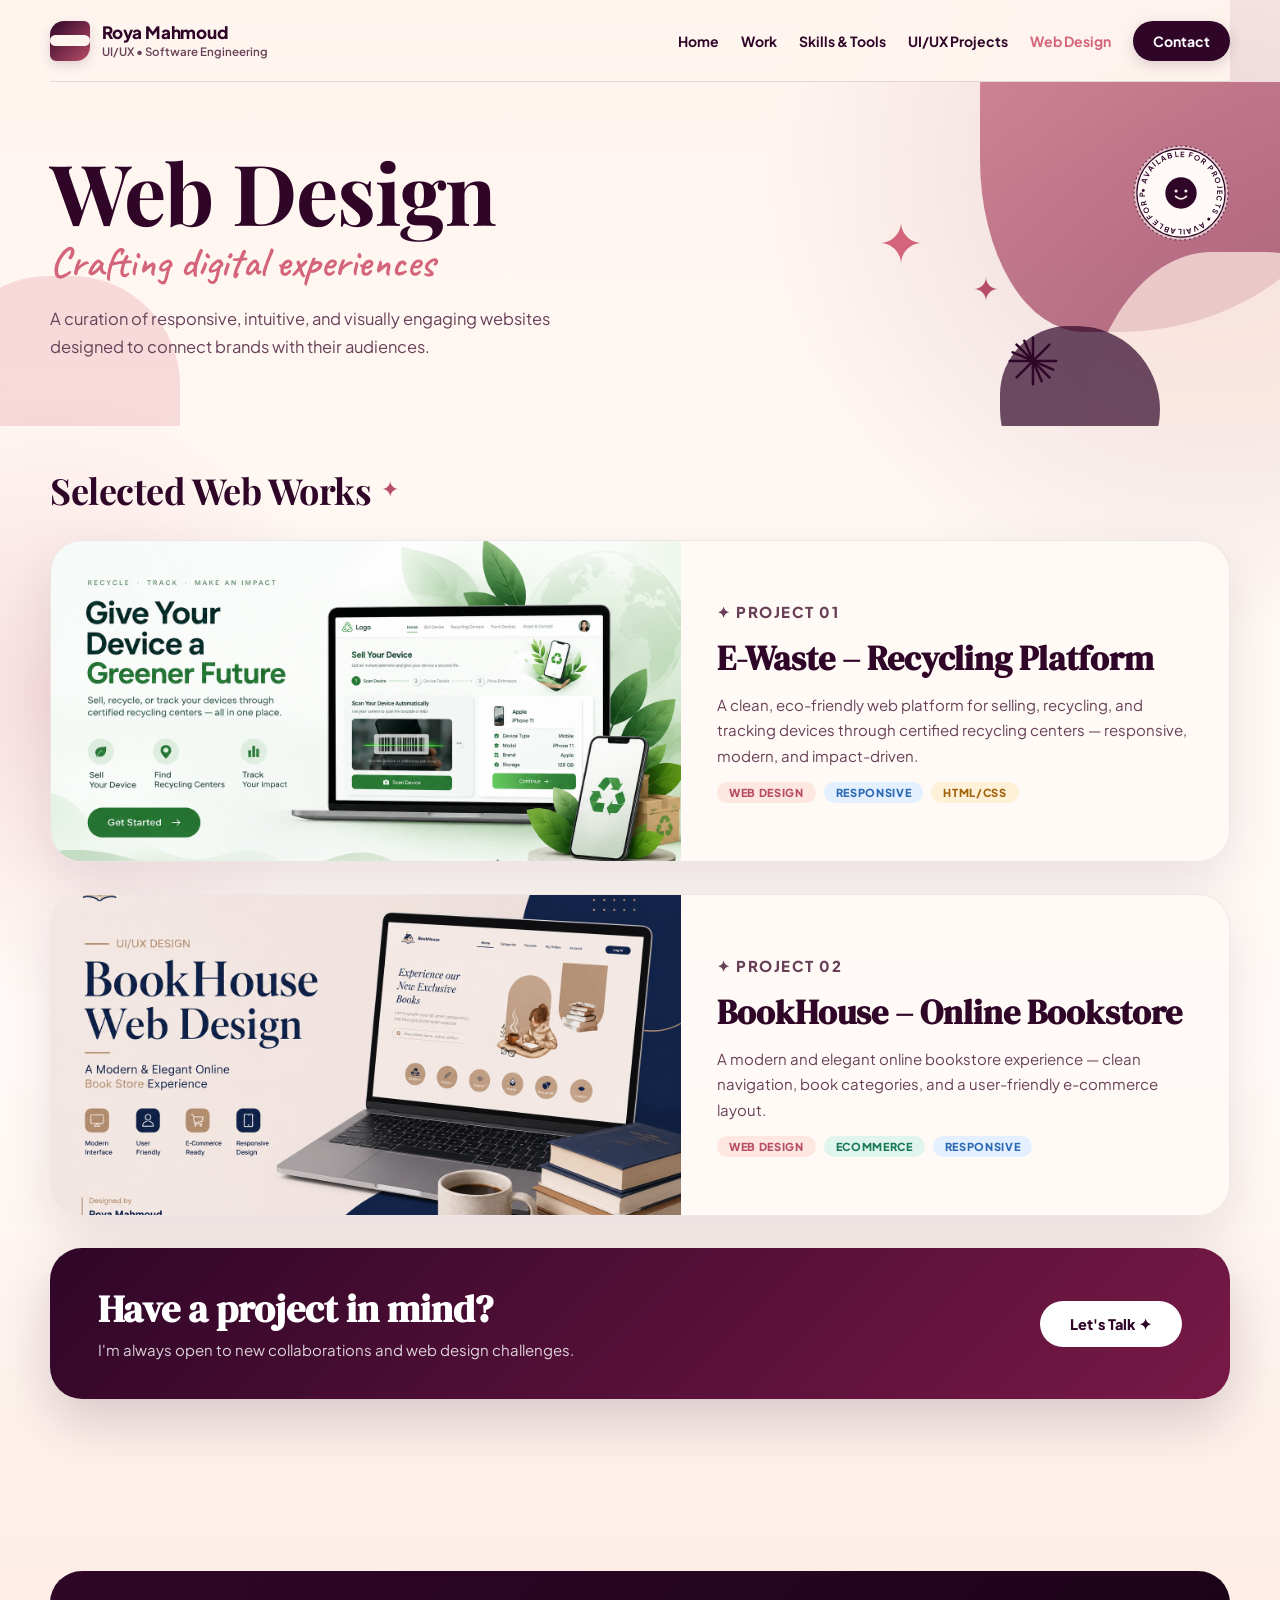
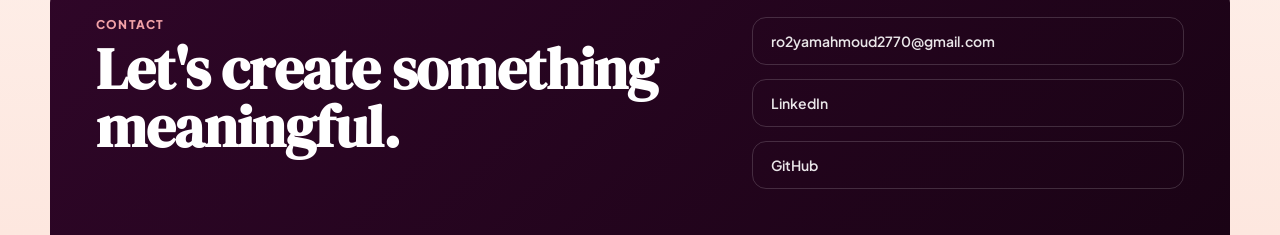
<file: web.html>
<!DOCTYPE html>
<html lang="en">

<head>
  <meta charset="UTF-8" />
  <meta name="viewport" content="width=device-width, initial-scale=1.0" />
  <title>Roya Mahmoud | Web Design Projects</title>
  <meta name="description"
    content="Explore Roya Mahmoud's web design projects — responsive layouts, landing pages, and coded websites." />
  <link rel="preconnect" href="https://fonts.googleapis.com">
  <link rel="preconnect" href="https://fonts.gstatic.com" crossorigin>
  <link
    href="https://fonts.googleapis.com/css2?family=Caveat:wght@500;600;700&family=DM+Serif+Display:ital@0;1&family=Inter:wght@400;500;600;700;800&family=Playfair+Display:ital,wght@0,600;0,700;0,800;0,900;1,600;1,700&family=Plus+Jakarta+Sans:wght@400;500;600;700;800&display=swap"
    rel="stylesheet">
  <link rel="stylesheet" href="style.css" />
</head>

<body>

  <header class="site-header">
    <a class="brand" href="index.html">
      <span class="brand-mark"></span>
      <span><strong>Roya Mahmoud</strong><small>UI/UX &bull; Software Engineering</small></span>
    </a>
    <button class="menu-btn" id="menuBtn" aria-label="Open menu"><span></span><span></span><span></span></button>
    <nav class="nav-links" id="navLinks">
      <a href="index.html">Home</a>
      <a href="index.html#work">Work</a>
      <a href="index.html#skills">Skills &amp; Tools</a>
      <a href="uiux.html">UI/UX Projects</a>
      <a href="web.html">Web Design</a>
      <a href="index.html#contact" class="nav-cta">Contact</a>
    </nav>
  </header>

  <section class="studio-hero">
    <!-- Decorative background blobs -->
    <div class="hero-shape-blob blob-top-teal"></div>
    <div class="hero-shape-blob blob-mid-peach"></div>
    <div class="hero-shape-blob blob-bottom-teal"></div>
    <div class="hero-shape-blob blob-bottom-peach"></div>

    <!-- Sparkles and doodle burst from reference image -->
    <div class="hero-sparkle sparkle-teal-hero">
      <svg viewBox="0 0 32 32" fill="none">
        <path
          d="M16 0C16 8.83656 23.1634 16 32 16C23.1634 16 16 23.1634 16 32C16 23.1634 8.83656 16 0 16C8.83656 16 16 8.83656 16 0Z"
          fill="#d4647a" />
      </svg>
    </div>

    <div class="hero-sparkle sparkle-peach-hero">
      <svg viewBox="0 0 24 24" fill="none">
        <path
          d="M12 0C12 6.62742 17.3726 12 24 12C17.3726 12 12 17.3726 12 24C12 17.3726 6.62742 12 0 12C6.62742 12 12 6.62742 12 0Z"
          fill="#b84d68" />
      </svg>
    </div>

    <div class="hero-doodle-burst">
      <svg viewBox="0 0 60 60" fill="none" stroke="#2f0628" stroke-width="2.6" stroke-linecap="round">
        <line x1="30" y1="6" x2="30" y2="54" />
        <line x1="6" y1="30" x2="54" y2="30" />
        <line x1="13" y1="13" x2="47" y2="47" />
        <line x1="13" y1="47" x2="47" y2="13" />
        <line x1="21" y1="9" x2="39" y2="51" />
        <line x1="9" y1="21" x2="51" y2="39" />
      </svg>
    </div>

    <div class="studio-hero-inner">
      <!-- Circular rotating "Available for projects" badge -->
      <div class="available-badge-wrap">
        <div class="available-badge" title="Available for projects">
          <svg viewBox="0 0 100 100" style="width:100%;height:100%;overflow:visible;">
            <defs>
              <path id="webBadgeCircle" d="M 50, 50 m -37, 0 a 37,37 0 1,1 74,0 a 37,37 0 1,1 -74,0" />
            </defs>
            <circle cx="50" cy="50" r="48" fill="#fffaf7" stroke="#2f0628" stroke-width="1.2" stroke-dasharray="2 3"
              opacity="0.6" />
            <circle cx="50" cy="50" r="45" fill="#fffaf7" stroke="#2f0628" stroke-width="1.2" />
            <text font-family="'Plus Jakarta Sans', sans-serif" font-size="7.4" font-weight="700" fill="#2f0628"
              letter-spacing="1.5">
              <textPath href="#webBadgeCircle" startOffset="0%">
                • AVAILABLE FOR PROJECTS • AVAILABLE FOR PROJECTS
              </textPath>
            </text>
            <circle cx="50" cy="50" r="16" fill="#2f0628" />
            <circle cx="45" cy="48" r="1.6" fill="#fff5ef" />
            <circle cx="55" cy="48" r="1.6" fill="#fff5ef" />
            <path d="M 44.5 53.5 Q 50 58.5 55.5 53.5" fill="none" stroke="#fff5ef" stroke-width="1.8"
              stroke-linecap="round" />
          </svg>
        </div>
      </div>

      <h1 class="hero-main-title">Web Design</h1>
      <p class="hero-handwriting">Crafting digital experiences</p>
      <p class="hero-intro">
        A curation of responsive, intuitive, and visually engaging websites designed to connect brands with their
        audiences.
      </p>

    </div>
  </section>

  <main class="page-wrapper">

    <section class="projects-section reveal">
      <div class="selected-works-heading">
        <h2>Selected Web Works</h2>
        <span class="star-accent">✦</span>
      </div>

      <!-- Project 01: E-Waste -->
      <div class="featured-card-wrap">
        <a href="project.html?id=ewaste" style="text-decoration:none;color:inherit;display:block;" aria-label="View E-Waste project">
          <article class="work-card-featured">
            <div class="card-canvas-featured" style="padding:0;overflow:hidden;">
              <div class="card-blur-bg" style="background-image:url('assets/WebDesign_E-Waste.png');" aria-hidden="true"></div>
              <img src="assets/WebDesign_E-Waste.png" alt="E-Waste recycling platform web design – Give Your Device a Greener Future" class="card-cover-img" style="width:100%;height:100%;object-fit:cover;object-position:center;position:relative;z-index:2;" />
              <div class="card-overlay"><span class="overlay-label">✦ View Project</span></div>
            </div>
            <div class="featured-body">
              <p class="featured-label">✦ Project 01</p>
              <h3>E-Waste – Recycling Platform</h3>
              <p>A clean, eco-friendly web platform for selling, recycling, and tracking devices through certified recycling centers — responsive, modern, and impact-driven.</p>
              <div class="featured-tags">
                <span class="tag tag-web">Web Design</span>
                <span class="tag tag-resp">Responsive</span>
                <span class="tag tag-code">HTML/CSS</span>
              </div>
            </div>
          </article>
        </a>
      </div>

      <!-- Project 02: BookHouse -->
      <div class="featured-card-wrap">
        <a href="project.html?id=bookhouse" style="text-decoration:none;color:inherit;display:block;" aria-label="View BookHouse project">
          <article class="work-card-featured">
            <div class="card-canvas-featured" style="padding:0;overflow:hidden;background:linear-gradient(135deg,#f0e8d8 0%,#d4c9b0 100%);">
              <div class="card-blur-bg" style="background-image:url('assets/WebDesign_BookHouse.png');" aria-hidden="true"></div>
              <img src="assets/WebDesign_BookHouse.png" alt="BookHouse – Modern elegant online bookstore web design" class="card-cover-img" style="width:100%;height:100%;object-fit:cover;object-position:center;position:relative;z-index:2;" />
              <div class="card-overlay"><span class="overlay-label">✦ View Project</span></div>
            </div>
            <div class="featured-body">
              <p class="featured-label">✦ Project 02</p>
              <h3>BookHouse – Online Bookstore</h3>
              <p>A modern and elegant online bookstore experience — clean navigation, book categories, and a user-friendly e-commerce layout.</p>
              <div class="featured-tags">
                <span class="tag tag-web">Web Design</span>
                <span class="tag tag-ecom">eCommerce</span>
                <span class="tag tag-resp">Responsive</span>
              </div>
            </div>
          </article>
        </a>
      </div>
    </section>

    <div class="cta-strip reveal">
      <div>
        <h2>Have a project in mind?</h2>
        <p>I'm always open to new collaborations and web design challenges.</p>
      </div>
      <a href="index.html#contact">Let's Talk ✦</a>
    </div>

  </main>

  <footer class="footer" id="contact">
    <div>
      <p class="section-label">Contact</p>
      <h2>Let's create something meaningful.</h2>
    </div>
    <div class="footer-links">
      <a href="mailto:ro2yamahmoud2770@gmail.com">ro2yamahmoud2770@gmail.com</a>
      <a href="https://www.linkedin.com/in/roya-mahmoud-2b032734a" target="_blank" rel="noopener noreferrer">LinkedIn</a>
      <a href="https://github.com/Roya-Mahmoud" target="_blank" rel="noopener noreferrer">GitHub</a>
    </div>
  </footer>

  <script src="script.js"></script>
</body>

</html>
</file>
<file: style.css>
/* ==========================================================================
   ROYA MAHMOUD PORTFOLIO - MAIN STYLESHEET
   Fully Responsive & Adaptive Design for Mobile, Tablet, Laptop & Desktop
   ========================================================================== */

/* --------------------------------------------------------------------------
   1. Design Tokens & CSS Custom Properties
   -------------------------------------------------------------------------- */
:root {
  --cream: #fff5ef;
  --soft: #fde7df;
  --white: #fffaf7;
  --pink: #d4647a;
  --rose: #b84d68;
  --plum: #2f0628;
  --plum-2: #5b0f39;
  --wine: #781946;
  --muted: #684158;
  --line: rgba(47, 6, 40, 0.12);
  --shadow: 0 22px 55px rgba(47, 6, 40, 0.14);
  --shadow-sm: 0 8px 24px rgba(47, 6, 40, 0.08);
  --shadow-lg: 0 32px 75px rgba(47, 6, 40, 0.18);
  --radius-xl: 32px;
  --radius-lg: 22px;
  --radius-md: 16px;
  --radius-sm: 10px;
  --site-max-width: 1180px;

  /* Studio theme tokens */
  --studio-bg: #fff5ef;
  --studio-dark: #2f0628;
  --studio-dark-soft: #5b0f39;
  --studio-terracotta: #d4647a;
  --studio-peach: #b84d68;
  --studio-muted: #684158;
  --studio-border: rgba(47, 6, 40, 0.12);
  --studio-card-bg: rgba(255, 250, 247, 0.9);
  --studio-card-border: rgba(47, 6, 40, 0.08);
}

/* --------------------------------------------------------------------------
   2. Reset & Global Standards
   -------------------------------------------------------------------------- */
*,
*::before,
*::after {
  box-sizing: border-box;
}

html {
  scroll-behavior: smooth;
  -webkit-text-size-adjust: 100%;
  text-size-adjust: 100%;
}

html,
body {
  max-width: 100vw;
  overflow-x: hidden;
}

@supports (overflow-x: clip) {
  html,
  body {
    overflow-x: clip; /* Modern overflow clipping that keeps position:sticky 100% functional */
  }
}

body {
  margin: 0;
  font-family: "Plus Jakarta Sans", "Inter", -apple-system, BlinkMacSystemFont, "Segoe UI", Roboto, sans-serif;
  color: var(--plum);
  background:
    radial-gradient(circle at 95% 10%, rgba(120, 25, 70, 0.15), transparent 22%),
    radial-gradient(circle at 4% 38%, rgba(212, 100, 122, 0.18), transparent 18%),
    linear-gradient(180deg, var(--cream), #fffaf7 58%, var(--soft));
  min-height: 100vh;
  -webkit-font-smoothing: antialiased;
  -moz-osx-font-smoothing: grayscale;
  text-rendering: optimizeLegibility;
}

a {
  color: inherit;
  text-decoration: none;
  -webkit-tap-highlight-color: transparent;
}

img,
svg,
picture {
  max-width: 100%;
  height: auto;
  display: block;
}

h1,
h2,
h3,
h4,
h5,
h6,
p {
  overflow-wrap: break-word;
}

/* --------------------------------------------------------------------------
   3. Adaptive Containers
   -------------------------------------------------------------------------- */
.site-header,
.hero,
.section,
.footer,
.inner-page,
.project-page-main,
.projects-section,
.studio-hero-inner,
.cta-strip {
  width: min(var(--site-max-width), calc(100% - 32px));
  margin-inline: auto;
}

@media (max-width: 480px) {
  .site-header,
  .hero,
  .section,
  .footer,
  .inner-page,
  .project-page-main,
  .projects-section,
  .studio-hero-inner,
  .cta-strip {
    width: calc(100% - 24px);
  }
}

/* --------------------------------------------------------------------------
   4. Header & Responsive Navigation
   -------------------------------------------------------------------------- */
.site-header {
  min-height: 82px;
  display: flex;
  align-items: center;
  justify-content: space-between;
  gap: 20px;
  position: sticky;
  top: 0;
  z-index: 100;
  background: rgba(255, 245, 239, 0.88);
  backdrop-filter: blur(16px);
  -webkit-backdrop-filter: blur(16px);
  border-bottom: 1px solid var(--line);
  transition: min-height 0.25s ease, background 0.25s ease;
}

.brand {
  display: flex;
  align-items: center;
  gap: 12px;
  flex-shrink: 0;
}

.brand-mark {
  width: 40px;
  height: 40px;
  border-radius: 14px 6px 14px 6px;
  background: linear-gradient(135deg, var(--plum), var(--rose));
  position: relative;
  flex: 0 0 auto;
  box-shadow: 0 4px 12px rgba(47, 6, 40, 0.15);
}

.brand-mark::after {
  content: "";
  position: absolute;
  width: 40px;
  height: 11px;
  left: 0;
  top: 14px;
  background: var(--cream);
  border-radius: 99px;
}

.brand strong {
  display: block;
  font-weight: 800;
  font-size: 17px;
  line-height: 1.2;
  color: var(--plum);
  letter-spacing: -0.2px;
}

.brand small {
  display: block;
  color: var(--muted);
  font-size: 11.5px;
  font-weight: 600;
  margin-top: 2px;
}

.nav-links {
  display: flex;
  align-items: center;
  gap: 22px;
  font-weight: 700;
  font-size: 14px;
}

.nav-links a {
  color: var(--plum);
  transition: color 0.2s ease, transform 0.2s ease;
}

.nav-links a:hover,
.nav-links a.active-page {
  color: var(--pink) !important;
}

.nav-cta {
  padding: 11px 20px;
  background: var(--plum);
  color: #ffffff !important;
  border-radius: 999px;
  box-shadow: 0 4px 14px rgba(47, 6, 40, 0.16);
  transition: all 0.25s ease;
  white-space: nowrap;
}

.nav-cta:hover {
  background: var(--wine);
  transform: translateY(-1px);
  box-shadow: 0 8px 20px rgba(47, 6, 40, 0.22);
}

/* Laptops & Mid-range viewports (901px - 1100px) */
@media (min-width: 901px) and (max-width: 1100px) {
  .site-header {
    gap: 12px;
  }
  .nav-links {
    gap: 14px;
    font-size: 13px;
  }
  .nav-cta {
    padding: 9px 15px;
    font-size: 13px;
  }
  .brand strong {
    font-size: 16px;
  }
}

/* Mobile Hamburger Menu Toggle Button */
.menu-btn {
  display: none;
  width: 44px;
  height: 44px;
  border: 0;
  border-radius: 14px;
  background: var(--plum);
  padding: 10px;
  cursor: pointer;
  flex-direction: column;
  justify-content: center;
  align-items: center;
  gap: 5px;
  box-shadow: 0 6px 16px rgba(47, 6, 40, 0.18);
  transition: background 0.2s ease, transform 0.2s ease;
  z-index: 105;
}

.menu-btn:hover {
  background: var(--wine);
}

.menu-btn:focus-visible {
  outline: 3px solid var(--pink);
  outline-offset: 2px;
}

.menu-btn span {
  display: block;
  width: 22px;
  height: 2px;
  background: #ffffff;
  border-radius: 2px;
  transition: transform 0.25s ease, opacity 0.2s ease;
  transform-origin: center;
}

/* Morph Hamburger to Close 'X' when open */
.menu-btn.active span:nth-child(1) {
  transform: translateY(7px) rotate(45deg);
}

.menu-btn.active span:nth-child(2) {
  opacity: 0;
  transform: scaleX(0);
}

.menu-btn.active span:nth-child(3) {
  transform: translateY(-7px) rotate(-45deg);
}

@keyframes mobileMenuIn {
  from {
    opacity: 0;
    transform: translateY(-12px) scale(0.98);
  }
  to {
    opacity: 1;
    transform: translateY(0) scale(1);
  }
}

/* Header Breakpoint: Mobile & Tablet Navigation (kicks in at <=900px) */
@media (max-width: 900px) {
  .site-header {
    min-height: 66px;
  }

  .menu-btn {
    display: flex;
  }

  .nav-links:not(.always-show) {
    position: fixed;
    top: 74px;
    left: 16px;
    right: 16px;
    padding: 22px 20px;
    flex-direction: column;
    align-items: stretch;
    gap: 8px;
    display: none;
    background: rgba(47, 6, 40, 0.97);
    backdrop-filter: blur(24px);
    -webkit-backdrop-filter: blur(24px);
    border: 1px solid rgba(255, 255, 255, 0.16);
    border-radius: 22px;
    box-shadow: 0 24px 60px rgba(0, 0, 0, 0.38);
    z-index: 120;
  }

  .nav-links.open {
    display: flex !important;
    animation: mobileMenuIn 0.26s cubic-bezier(0.16, 1, 0.3, 1) forwards;
  }

  .nav-links a {
    color: #fffaf7 !important;
    padding: 13px 18px;
    border-radius: 12px;
    font-size: 15.5px;
    font-weight: 700;
    display: flex;
    align-items: center;
    justify-content: space-between;
    transition: background 0.2s ease, color 0.2s ease;
  }

  .nav-links a:hover,
  .nav-links a.active-page {
    background: rgba(255, 255, 255, 0.12);
    color: var(--pink) !important;
  }

  .nav-links a.nav-cta {
    background: var(--pink) !important;
    color: #ffffff !important;
    justify-content: center;
    margin-top: 6px;
    padding: 14px 20px;
  }
}

@media (max-width: 420px) {
  .brand {
    gap: 10px;
  }

  .brand-mark {
    width: 36px;
    height: 36px;
  }

  .brand-mark::after {
    width: 36px;
    height: 10px;
    top: 13px;
  }

  .brand strong {
    font-size: 15.5px;
  }

  .brand small {
    font-size: 10.5px;
  }
}

/* --------------------------------------------------------------------------
   5. Hero Section (index.html)
   -------------------------------------------------------------------------- */
.hero {
  min-height: calc(100vh - 82px);
  display: grid;
  grid-template-columns: 1.05fr 0.95fr;
  align-items: center;
  gap: 48px;
  padding: 48px 0 32px;
  position: relative;
}

.hero-kicker {
  font-family: "DM Serif Display", serif;
  color: var(--pink);
  font-size: clamp(28px, 4.8vw, 68px);
  line-height: 1;
  margin: 0 0 10px;
}

.hero h1 {
  font-family: "DM Serif Display", serif;
  font-size: clamp(38px, 6.8vw, 96px);
  line-height: 0.92;
  letter-spacing: -1.5px;
  margin: 0 0 20px;
  max-width: 760px;
  color: var(--plum);
}

.hero h1::after {
  content: "";
  display: block;
  width: min(180px, 40%);
  height: 5px;
  background: var(--pink);
  border-radius: 99px;
  margin-top: 20px;
}

.hero h2 {
  font-size: clamp(19px, 2.4vw, 32px);
  line-height: 1.28;
  margin: 0 0 16px;
  font-weight: 700;
  color: var(--plum-2);
}

.hero-desc {
  max-width: 680px;
  font-size: clamp(14.5px, 1.2vw, 16px);
  line-height: 1.82;
  color: #4c263f;
  margin: 0 0 28px;
}

.hero-actions {
  display: flex;
  flex-wrap: wrap;
  gap: 14px;
}

.hero-visual {
  min-height: 520px;
  position: relative;
  width: 100%;
  display: flex;
  align-items: center;
  justify-content: center;
}

.portrait-shape {
  position: absolute;
  width: 78%;
  height: 86%;
  right: 3%;
  top: 4%;
  border-radius: 42% 42% 28% 28%;
  background: linear-gradient(150deg, #c96179, #8d3153);
  box-shadow: inset 0 0 40px rgba(255, 255, 255, 0.08);
}

.portrait-card {
  position: absolute;
  width: 74%;
  right: 3%;
  bottom: 3%;
  overflow: hidden;
  border-radius: 26px;
  background: var(--plum);
  box-shadow: var(--shadow);
}

.portrait-card img {
  width: 100%;
  height: 420px;
  object-fit: cover;
  object-position: center 30%;
}

.floating-note {
  position: absolute;
  left: 2%;
  bottom: 44px;
  max-width: 290px;
  padding: 18px 24px;
  border-radius: 22px;
  color: #ffffff;
  font-family: "DM Serif Display", serif;
  font-size: clamp(17px, 2.1vw, 23px);
  line-height: 1.24;
  background: linear-gradient(135deg, var(--wine), var(--plum));
  box-shadow: var(--shadow);
  z-index: 2;
}

.decor {
  position: absolute;
  color: var(--pink);
  font-size: 38px;
  pointer-events: none;
}

.decor-1 {
  left: 3%;
  top: 18%;
}

.decor-2 {
  right: 8%;
  top: 12%;
}

.decor-circle {
  position: absolute;
  right: 0;
  top: 0;
  width: 105px;
  height: 105px;
  border-radius: 50% 0 50% 50%;
  background: var(--plum);
  pointer-events: none;
}

/* --------------------------------------------------------------------------
   6. Buttons & Filter Tabs
   -------------------------------------------------------------------------- */
.btn,
.tab-btn,
.tab-link {
  display: inline-flex;
  align-items: center;
  justify-content: center;
  min-height: 46px;
  border-radius: 999px;
  padding: 0 22px;
  font-weight: 700;
  font-size: 14px;
  border: 1px solid transparent;
  cursor: pointer;
  transition: all 0.24s ease;
  white-space: nowrap;
}

.btn-primary {
  background: var(--plum);
  color: #ffffff !important;
  box-shadow: var(--shadow-sm);
}

.btn-primary:hover {
  background: var(--wine);
  transform: translateY(-2px);
  box-shadow: var(--shadow);
}

.btn-outline,
.tab-link,
.tab-btn {
  background: rgba(255, 250, 247, 0.85);
  border-color: var(--line);
  color: var(--plum);
}

.btn-outline:hover,
.tab-link:hover,
.tab-btn:hover {
  background: #ffffff;
  border-color: var(--plum);
  transform: translateY(-2px);
}

.tab-btn.active {
  background: var(--pink);
  color: #ffffff;
  border-color: var(--pink);
  box-shadow: 0 6px 16px rgba(212, 100, 122, 0.28);
}

.work-tabs {
  display: flex;
  flex-wrap: wrap;
  gap: 12px;
  margin-bottom: 28px;
}

/* --------------------------------------------------------------------------
   7. Sections & Headings
   -------------------------------------------------------------------------- */
.section {
  padding: 72px 0;
}

.section-heading {
  display: flex;
  align-items: flex-end;
  justify-content: space-between;
  gap: 28px;
  margin-bottom: 32px;
}

.section-label {
  margin: 0 0 8px;
  color: var(--rose);
  font-weight: 800;
  letter-spacing: 0.1em;
  text-transform: uppercase;
  font-size: 12px;
}

.section-heading h2,
.page-hero h1,
.footer h2 {
  font-family: "DM Serif Display", serif;
  font-size: clamp(32px, 4.5vw, 64px);
  line-height: 1;
  margin: 0;
  letter-spacing: -0.8px;
}

.section-heading p {
  max-width: 480px;
  line-height: 1.7;
  color: var(--muted);
  font-size: 15px;
  margin: 0;
}

/* --------------------------------------------------------------------------
   8. Showcase Projects on Home Page (index.html)
   -------------------------------------------------------------------------- */
.projects-showcase-list {
  display: flex;
  flex-direction: column;
  gap: 36px;
}

.project-showcase-card {
  display: grid;
  grid-template-columns: 1.12fr 1fr;
  align-items: center;
  gap: 36px;
  background: rgba(255, 250, 247, 0.88);
  border: 1px solid var(--line);
  border-radius: var(--radius-xl);
  padding: 38px 42px;
  box-shadow: var(--shadow);
  transition: transform 0.3s ease, box-shadow 0.3s ease;
  position: relative;
  overflow: hidden;
}

.project-showcase-card:hover {
  transform: translateY(-6px);
  box-shadow: var(--shadow-lg);
}

.project-showcase-card.reverse {
  grid-template-columns: 1fr 1.12fr;
}

.project-showcase-card.reverse .showcase-content {
  order: 2;
}

.project-showcase-card.reverse .showcase-visual {
  order: 1;
}

.showcase-content {
  display: flex;
  flex-direction: column;
  justify-content: center;
  z-index: 2;
}

.showcase-kicker {
  color: var(--pink);
  font-size: 12.5px;
  font-weight: 800;
  text-transform: uppercase;
  letter-spacing: 0.12em;
  margin: 0 0 10px;
  display: flex;
  align-items: center;
  gap: 6px;
}

.showcase-title {
  font-family: "DM Serif Display", serif;
  font-size: clamp(24px, 3.2vw, 36px);
  line-height: 1.16;
  color: var(--plum);
  margin: 0 0 16px;
  letter-spacing: -0.5px;
}

.showcase-desc-box {
  background: linear-gradient(135deg, rgba(255, 250, 247, 0.95), rgba(253, 231, 223, 0.75));
  border: 1px solid var(--line);
  border-radius: var(--radius-md);
  padding: 22px 26px;
  box-shadow: 0 12px 30px rgba(47, 6, 40, 0.06);
  backdrop-filter: blur(10px);
  margin-bottom: 22px;
}

.showcase-desc-box p {
  margin: 0;
  color: #4c263f;
  font-size: 15px;
  line-height: 1.75;
}

.showcase-footer {
  display: flex;
  align-items: center;
  justify-content: space-between;
  gap: 16px;
  flex-wrap: wrap;
}

.showcase-tags {
  display: flex;
  align-items: center;
  gap: 8px;
  flex-wrap: wrap;
}

.showcase-tag {
  display: inline-block;
  padding: 5px 12px;
  border-radius: 999px;
  font-size: 11px;
  font-weight: 800;
  text-transform: uppercase;
  letter-spacing: 0.06em;
  background: rgba(212, 100, 122, 0.12);
  color: var(--rose);
}

.showcase-cta {
  display: inline-flex;
  align-items: center;
  gap: 8px;
  padding: 12px 22px;
  border-radius: 999px;
  background: var(--plum);
  color: #ffffff !important;
  font-weight: 800;
  font-size: 13.5px;
  box-shadow: 0 8px 20px rgba(47, 6, 40, 0.16);
  transition: all 0.25s ease;
  white-space: nowrap;
}

.showcase-cta:hover {
  background: var(--wine);
  transform: translateX(3px);
  box-shadow: 0 12px 26px rgba(47, 6, 40, 0.22);
}

.showcase-visual {
  position: relative;
  border-radius: var(--radius-lg);
  overflow: hidden;
  box-shadow: 0 20px 48px rgba(47, 6, 40, 0.12);
  border: 1px solid var(--line);
  background: linear-gradient(135deg, var(--soft) 0%, #fffaf7 100%);
  height: 330px;
  display: flex;
  align-items: center;
  justify-content: center;
}

.showcase-visual img {
  width: 100%;
  height: 100%;
  object-fit: cover;
  object-position: center;
  transition: transform 0.5s cubic-bezier(0.16, 1, 0.3, 1);
}

.project-showcase-card:hover .showcase-visual img {
  transform: scale(1.04);
}

.project-card.hidden {
  display: none !important;
}

/* --------------------------------------------------------------------------
   9. Skills Grid & Stats Strip
   -------------------------------------------------------------------------- */
.skills-grid {
  display: grid;
  grid-template-columns: repeat(3, 1fr);
  gap: 22px;
}

.skill-card {
  padding: clamp(20px, 3vw, 30px);
  border-radius: var(--radius-lg);
  background: rgba(255, 250, 247, 0.85);
  border: 1px solid rgba(47, 6, 40, 0.08);
  box-shadow: 0 16px 40px rgba(47, 6, 40, 0.06);
  transition: transform 0.25s ease, box-shadow 0.25s ease;
  display: flex;
  flex-direction: column;
}

.skill-card:hover {
  transform: translateY(-4px);
  box-shadow: var(--shadow);
}

.skill-card-top {
  display: flex;
  align-items: center;
  justify-content: space-between;
  margin-bottom: 16px;
}

.skill-card .skill-number,
.skill-card > span:first-child {
  display: inline-grid;
  place-items: center;
  width: 44px;
  height: 44px;
  background: var(--plum);
  color: #ffffff;
  border-radius: 14px;
  font-weight: 800;
  font-size: 14px;
  box-shadow: 0 4px 12px rgba(47, 6, 40, 0.15);
}

.skill-icon-pill {
  font-size: 11px;
  font-weight: 800;
  text-transform: uppercase;
  letter-spacing: 0.08em;
  padding: 4px 12px;
  border-radius: 999px;
  background: var(--soft);
  color: var(--rose);
  border: 1px solid rgba(184, 77, 104, 0.15);
}

.skill-card h3 {
  margin: 0 0 10px;
  font-size: 20px;
  color: var(--plum);
  line-height: 1.25;
}

.skill-card p {
  margin: 0;
  line-height: 1.65;
  color: var(--muted);
  font-size: 14.5px;
  flex-grow: 1;
}

.skill-tags {
  display: flex;
  flex-wrap: wrap;
  gap: 6px;
  margin-top: 18px;
  padding-top: 14px;
  border-top: 1px solid rgba(47, 6, 40, 0.08);
}

.skill-tag {
  font-size: 11px;
  font-weight: 700;
  color: var(--plum);
  background: rgba(253, 231, 223, 0.55);
  border: 1px solid rgba(47, 6, 40, 0.06);
  padding: 3px 9px;
  border-radius: 999px;
  transition: all 0.2s ease;
}

.skill-card:hover .skill-tag {
  background: rgba(253, 231, 223, 0.95);
  border-color: rgba(212, 100, 122, 0.25);
  color: var(--wine);
}

/* --------------------------------------------------------------------------
   Tools & Software Stack Showcase
   -------------------------------------------------------------------------- */
.tools-showcase {
  margin-top: clamp(32px, 5vw, 48px);
  padding: clamp(26px, 4vw, 40px);
  border-radius: var(--radius-xl);
  background: rgba(255, 250, 247, 0.88);
  border: 1.5px solid rgba(47, 6, 40, 0.08);
  box-shadow: 0 20px 50px rgba(47, 6, 40, 0.07);
}

.tools-header {
  display: flex;
  align-items: flex-end;
  justify-content: space-between;
  gap: 20px;
  margin-bottom: clamp(22px, 3.5vw, 32px);
  flex-wrap: wrap;
}

.tools-header h3 {
  font-family: "DM Serif Display", serif;
  font-size: clamp(22px, 3vw, 32px);
  color: var(--plum);
  margin: 4px 0 0;
  line-height: 1.15;
}

.tools-header .tools-subtext {
  max-width: 440px;
  color: var(--muted);
  font-size: 14px;
  line-height: 1.6;
  margin: 0;
}

.tools-grid {
  display: grid;
  grid-template-columns: repeat(4, 1fr);
  gap: 16px;
}

.tool-card {
  display: flex;
  align-items: center;
  gap: 14px;
  padding: 13px 16px;
  border-radius: 18px;
  background: #ffffff;
  border: 1px solid rgba(47, 6, 40, 0.08);
  box-shadow: 0 4px 14px rgba(47, 6, 40, 0.04);
  transition: transform 0.24s cubic-bezier(0.16, 1, 0.3, 1), box-shadow 0.24s ease, border-color 0.24s ease;
  cursor: default;
}

.tool-card:hover {
  transform: translateY(-3px);
  box-shadow: 0 10px 24px rgba(47, 6, 40, 0.1);
  border-color: rgba(212, 100, 122, 0.35);
}

.tool-icon-wrap {
  width: 38px;
  height: 38px;
  flex-shrink: 0;
  display: flex;
  align-items: center;
  justify-content: center;
}

.tool-icon-wrap svg {
  width: 100%;
  height: 100%;
  display: block;
  filter: drop-shadow(0 2px 5px rgba(47, 6, 40, 0.08));
  transition: transform 0.25s ease;
}

.tool-card:hover .tool-icon-wrap svg {
  transform: scale(1.08);
}

.tool-info {
  min-width: 0;
}

.tool-info h4 {
  margin: 0 0 2px;
  font-size: 14.5px;
  font-weight: 800;
  color: var(--plum);
  letter-spacing: -0.2px;
  white-space: nowrap;
  overflow: hidden;
  text-overflow: ellipsis;
}

.tool-info p {
  margin: 0;
  font-size: 11.5px;
  color: var(--muted);
  font-weight: 600;
  line-height: 1.35;
  white-space: nowrap;
  overflow: hidden;
  text-overflow: ellipsis;
}

.stats-strip {
  display: grid;
  grid-template-columns: repeat(4, 1fr);
  background: linear-gradient(135deg, var(--plum), var(--wine));
  color: #ffffff;
  border-radius: var(--radius-xl);
  padding: 30px;
  box-shadow: var(--shadow);
  margin-top: 24px;
}

.stats-strip div {
  padding: 16px 20px;
  border-right: 1px solid rgba(255, 255, 255, 0.16);
}

.stats-strip div:last-child {
  border-right: 0;
}

.stats-strip strong {
  display: block;
  font-family: "DM Serif Display", serif;
  font-size: clamp(26px, 3.5vw, 38px);
  line-height: 1.1;
}

.stats-strip p {
  margin: 6px 0 0;
  color: rgba(255, 255, 255, 0.78);
  font-size: 13.5px;
  font-weight: 600;
}

/* --------------------------------------------------------------------------
   10. Footer (All Pages)
   -------------------------------------------------------------------------- */
.footer {
  margin-top: 72px;
  padding: 46px;
  display: grid;
  grid-template-columns: 1.3fr 0.9fr;
  gap: 32px;
  background: linear-gradient(135deg, var(--plum), #1a0315);
  color: #ffffff;
  border-radius: var(--radius-xl) var(--radius-xl) 0 0;
}

.footer .section-label {
  color: #f0a0a6;
}

.footer h2 {
  max-width: 580px;
  color: #ffffff;
}

.footer-links {
  display: grid;
  gap: 14px;
  align-content: center;
}

.footer-links a {
  padding: 14px 18px;
  border: 1px solid rgba(255, 255, 255, 0.16);
  border-radius: 14px;
  color: rgba(255, 255, 255, 0.9);
  word-break: break-all;
  overflow-wrap: anywhere;
  transition: all 0.22s ease;
  font-size: 14px;
  font-weight: 600;
}

.footer-links a:hover {
  background: rgba(255, 255, 255, 0.1);
  border-color: rgba(255, 255, 255, 0.4);
  color: #ffffff;
  transform: translateX(3px);
}

/* --------------------------------------------------------------------------
   11. Case Study & Inner Project Pages
   -------------------------------------------------------------------------- */
.project-page-main {
  padding: clamp(24px, 4vw, 44px) 0 clamp(44px, 6vw, 80px);
}

.back-link {
  display: inline-flex;
  align-items: center;
  gap: 10px;
  margin-bottom: 26px;
  padding: 10px 18px 10px 12px;
  border-radius: 999px;
  background: rgba(255, 250, 247, 0.92);
  border: 1px solid var(--line);
  color: var(--plum);
  font-weight: 700;
  font-size: 13.5px;
  transition: all 0.22s ease;
  box-shadow: 0 4px 14px rgba(47, 6, 40, 0.08);
}

.back-link:hover {
  background: #ffffff;
  transform: translateX(-3px);
  box-shadow: 0 8px 20px rgba(47, 6, 40, 0.12);
}

.back-link svg {
  width: 26px;
  height: 26px;
  flex-shrink: 0;
}

.case-study-img {
  display: block;
  width: 100%;
  height: auto;
  border-radius: clamp(14px, 3vw, 24px);
  box-shadow: var(--shadow);
  border: 1px solid var(--line);
}

.coming-soon-box {
  display: flex;
  flex-direction: column;
  align-items: center;
  justify-content: center;
  gap: 16px;
  padding: clamp(40px, 8vw, 76px) clamp(20px, 5vw, 40px);
  background: rgba(255, 250, 247, 0.92);
  border: 1px solid var(--line);
  border-radius: var(--radius-xl);
  box-shadow: var(--shadow);
  text-align: center;
}

.coming-soon-box .cs-icon {
  font-size: 46px;
  color: var(--pink);
}

.coming-soon-box h2 {
  font-family: "DM Serif Display", serif;
  font-size: clamp(24px, 4vw, 38px);
  color: var(--plum);
  margin: 0;
}

.coming-soon-box p {
  color: var(--muted);
  font-size: clamp(14.5px, 2vw, 16px);
  line-height: 1.7;
  max-width: 480px;
  margin: 0;
}

/* --------------------------------------------------------------------------
   12. Studio Pages Common Styles (uiux.html & web.html)
   -------------------------------------------------------------------------- */
.studio-hero {
  position: relative;
  overflow: hidden;
  padding: clamp(36px, 6vw, 68px) 0 clamp(24px, 4vw, 36px);
}

.studio-hero-inner {
  position: relative;
  z-index: 2;
}

.hero-main-title {
  font-family: "Playfair Display", "DM Serif Display", serif;
  font-size: clamp(34px, 7vw, 84px);
  font-weight: 700;
  color: var(--plum);
  line-height: 0.98;
  letter-spacing: -1px;
  margin: 0 0 8px;
}

.hero-handwriting {
  font-family: "Caveat", cursive;
  font-size: clamp(22px, 4vw, 42px);
  color: var(--pink);
  font-weight: 600;
  line-height: 1.1;
  margin: 0 0 18px;
}

.hero-intro {
  max-width: 560px;
  font-size: clamp(14px, 1.8vw, 16.5px);
  line-height: 1.75;
  color: var(--muted);
  margin: 0 0 28px;
}

.available-badge-wrap {
  position: absolute;
  top: -6px;
  right: 0;
  z-index: 5;
}

.available-badge {
  width: clamp(74px, 15vw, 98px);
  height: clamp(74px, 15vw, 98px);
  animation: badge-rotate 22s linear infinite;
  transform-origin: center;
  cursor: default;
  display: block;
}

@keyframes badge-rotate {
  from {
    transform: rotate(0deg);
  }
  to {
    transform: rotate(360deg);
  }
}

.selected-works-heading {
  margin: 40px 0 26px;
  display: flex;
  align-items: center;
  gap: 10px;
}

.selected-works-heading h2 {
  font-family: "Playfair Display", "DM Serif Display", serif;
  font-size: clamp(24px, 3.2vw, 36px);
  font-weight: 700;
  color: var(--plum);
  margin: 0;
  letter-spacing: -0.5px;
}

.selected-works-heading .star-accent {
  color: var(--rose);
  font-size: 22px;
  display: inline-block;
  transform: translateY(-2px);
}

/* UI/UX Cards Grid */
.uiux-grid {
  display: grid;
  grid-template-columns: repeat(3, 1fr);
  gap: 24px;
  margin-bottom: 56px;
}

.work-card {
  border-radius: var(--radius-lg);
  overflow: hidden;
  background: rgba(255, 250, 247, 0.9);
  border: 1.5px solid rgba(47, 6, 40, 0.08);
  box-shadow: 0 18px 45px rgba(47, 6, 40, 0.08);
  transition: transform 0.28s ease, box-shadow 0.28s ease;
  position: relative;
  cursor: pointer;
  display: flex;
  flex-direction: column;
}

.work-card:hover {
  transform: translateY(-8px);
  box-shadow: 0 30px 65px rgba(47, 6, 40, 0.16);
}

.card-link {
  display: flex;
  flex-direction: column;
  height: 100%;
  text-decoration: none;
  color: inherit;
}

.card-canvas {
  height: 270px;
  position: relative;
  display: flex;
  align-items: center;
  justify-content: center;
  overflow: hidden;
  background: linear-gradient(135deg, var(--soft) 0%, #fffaf7 100%);
}

.card-blur-bg {
  position: absolute;
  inset: -25px;
  background-size: cover;
  background-position: center;
  filter: blur(28px) saturate(1.3) brightness(0.96);
  opacity: 0.35;
  transform: scale(1.15);
  pointer-events: none;
  z-index: 1;
}

.card-canvas img.card-cover-img {
  position: relative;
  z-index: 2;
  width: 100%;
  height: 100%;
  object-fit: contain;
  object-position: center;
  transition: transform 0.45s cubic-bezier(0.16, 1, 0.3, 1), filter 0.35s ease;
  display: block;
  padding: 10px;
  filter: drop-shadow(0 8px 18px rgba(47, 6, 40, 0.15));
}

.work-card:hover .card-canvas img.card-cover-img {
  transform: scale(1.04);
}

/* Individual card canvas gradient palettes for visual variety */
.uiux-grid .work-card:nth-child(1) .card-canvas {
  background: linear-gradient(135deg, #fde7df 0%, #f9c5cd 100%);
}
.uiux-grid .work-card:nth-child(2) .card-canvas {
  background: linear-gradient(135deg, #e8d5f0 0%, #c9a8e0 100%);
}
.uiux-grid .work-card:nth-child(3) .card-canvas {
  background: linear-gradient(135deg, #fde7df 0%, #e8d0f5 100%);
}
.uiux-grid .work-card:nth-child(4) .card-canvas {
  background: linear-gradient(135deg, #ffe0e8 0%, #ffc8b8 100%);
}
.uiux-grid .work-card:nth-child(5) .card-canvas {
  background: linear-gradient(135deg, #d4eaf7 0%, #c9d8f0 100%);
}
.uiux-grid .work-card:nth-child(6) .card-canvas {
  background: linear-gradient(135deg, #fff0d4 0%, #ffd8c0 100%);
}

/* Card placeholder state & decorative shapes */
.card-placeholder-icon {
  display: flex;
  flex-direction: column;
  align-items: center;
  gap: 12px;
  opacity: 0.55;
  position: relative;
  z-index: 2;
}

.card-placeholder-icon svg {
  width: 52px;
  height: 52px;
}

.card-placeholder-icon span {
  font-size: 12px;
  font-weight: 700;
  text-transform: uppercase;
  letter-spacing: 0.1em;
  color: var(--plum);
}

.canvas-shape {
  position: absolute;
  border-radius: 50%;
  opacity: 0.22;
}

.shape-a {
  width: 90px;
  height: 90px;
  background: var(--plum);
  bottom: -20px;
  right: -20px;
}

.shape-b {
  width: 55px;
  height: 55px;
  background: var(--rose);
  top: 10px;
  left: 15px;
  border-radius: 14px;
  transform: rotate(20deg);
}

.shape-c {
  width: 30px;
  height: 30px;
  background: var(--pink);
  top: 20px;
  right: 30px;
  border-radius: 8px;
  transform: rotate(-15deg);
}

.featured-placeholder {
  display: flex;
  flex-direction: column;
  align-items: center;
  gap: 14px;
  opacity: 0.5;
  position: relative;
  z-index: 2;
}

.featured-placeholder svg {
  width: 72px;
  height: 72px;
}

.featured-placeholder span {
  font-size: 13px;
  font-weight: 700;
  text-transform: uppercase;
  letter-spacing: 0.1em;
  color: var(--plum);
}

.page-wrapper {
  padding: 0 0 clamp(48px, 8vw, 100px);
}

.projects-row-label {
  font-size: 12px;
  font-weight: 900;
  text-transform: uppercase;
  letter-spacing: 0.1em;
  color: var(--rose);
  margin-bottom: 22px;
}

.card-overlay {
  position: absolute;
  inset: 0;
  background: rgba(47, 6, 40, 0.72);
  display: flex;
  align-items: center;
  justify-content: center;
  opacity: 0;
  transition: 0.28s ease;
  backdrop-filter: blur(4px);
  -webkit-backdrop-filter: blur(4px);
  z-index: 3;
}

.work-card:hover .card-overlay,
.work-card-featured:hover .card-overlay {
  opacity: 1;
}

.overlay-label {
  color: #ffffff;
  font-weight: 800;
  font-size: 14.5px;
  display: flex;
  align-items: center;
  gap: 8px;
  padding: 12px 24px;
  border-radius: 999px;
  border: 1.5px solid rgba(255, 255, 255, 0.35);
  background: rgba(255, 255, 255, 0.12);
}

.card-body {
  padding: 22px 24px 24px;
  flex: 1;
  display: flex;
  flex-direction: column;
}

.card-meta {
  display: flex;
  align-items: center;
  gap: 8px;
  margin-bottom: 12px;
  flex-wrap: wrap;
}

.tag {
  padding: 4px 12px;
  border-radius: 999px;
  font-size: 11px;
  font-weight: 800;
  text-transform: uppercase;
  letter-spacing: 0.06em;
}

.tag-uiux { background: #fde7df; color: var(--rose); }
.tag-proto { background: #ede0f5; color: #7e38a8; }
.tag-case { background: #ffe4ec; color: #b84d68; }
.tag-flow { background: #e4f0ff; color: #2d6ab4; }
.tag-wire { background: #fff0d8; color: #a0620a; }
.tag-app { background: #e0f5ee; color: #1a7a55; }
.tag-web { background: #fde7df; color: var(--rose); }
.tag-resp { background: #e4f0ff; color: #2d6ab4; }
.tag-code { background: #fff0d8; color: #a0620a; }
.tag-ecom { background: #e0f5ee; color: #1a7a55; }

.card-body h3 {
  font-family: "DM Serif Display", serif;
  font-size: clamp(20px, 2.4vw, 23px);
  margin: 0 0 8px;
  color: var(--plum);
  line-height: 1.2;
}

.card-body p {
  margin: 0;
  color: var(--muted);
  font-size: 14px;
  line-height: 1.65;
  flex-grow: 1;
}

.card-number {
  position: absolute;
  top: 16px;
  right: 18px;
  font-family: "DM Serif Display", serif;
  font-size: 13px;
  font-weight: 900;
  color: rgba(47, 6, 40, 0.4);
  background: rgba(255, 255, 255, 0.7);
  border-radius: 999px;
  padding: 3px 10px;
  backdrop-filter: blur(6px);
  z-index: 2;
}

/* Web Design Featured Large Cards */
.featured-card-wrap {
  margin-bottom: 32px;
}

.work-card-featured {
  border-radius: var(--radius-xl);
  overflow: hidden;
  background: rgba(255, 250, 247, 0.9);
  border: 1.5px solid rgba(47, 6, 40, 0.08);
  box-shadow: 0 20px 52px rgba(47, 6, 40, 0.1);
  transition: transform 0.28s ease, box-shadow 0.28s ease;
  position: relative;
  cursor: pointer;
  display: grid;
  grid-template-columns: 1.15fr 1fr;
}

.work-card-featured:hover {
  transform: translateY(-6px);
  box-shadow: 0 32px 70px rgba(47, 6, 40, 0.18);
}

.card-canvas-featured {
  height: 320px;
  position: relative;
  display: flex;
  align-items: center;
  justify-content: center;
  overflow: hidden;
  background: linear-gradient(135deg, #fde7df 0%, #f5c0ce 50%, #e8d0f5 100%);
}

.card-canvas-featured img.card-cover-img {
  width: 100%;
  height: 100%;
  object-fit: cover;
  object-position: top center;
  position: relative;
  z-index: 2;
  transition: transform 0.45s cubic-bezier(0.16, 1, 0.3, 1);
}

.work-card-featured:hover .card-canvas-featured img.card-cover-img {
  transform: scale(1.04);
}

.featured-body {
  padding: 38px 36px;
  display: flex;
  flex-direction: column;
  justify-content: center;
  gap: 14px;
}

.featured-label {
  font-size: 12px;
  font-weight: 800;
  text-transform: uppercase;
  letter-spacing: 0.1em;
  color: var(--rose);
  margin: 0;
}

.featured-body h3 {
  font-family: "DM Serif Display", serif;
  font-size: clamp(24px, 3vw, 34px);
  margin: 0;
  color: var(--plum);
  line-height: 1.15;
}

.featured-body p {
  margin: 0;
  color: var(--muted);
  font-size: 15px;
  line-height: 1.7;
}

.featured-tags {
  display: flex;
  gap: 8px;
  flex-wrap: wrap;
}

/* Decorative Shapes / Blobs */
.hero-shape-blob {
  position: absolute;
  pointer-events: none;
  z-index: 1;
}

.blob-top-teal {
  top: -130px;
  right: -80px;
  width: 380px;
  height: 380px;
  background: linear-gradient(150deg, #c96179, #8d3153);
  border-radius: 40% 60% 70% 30% / 40% 50% 60% 50%;
  opacity: 0.7;
}

.blob-mid-peach {
  top: 170px;
  right: -90px;
  width: 290px;
  height: 380px;
  background: var(--soft);
  border-radius: 50% 40% 60% 50% / 60% 30% 70% 40%;
  opacity: 0.75;
}

.blob-bottom-teal {
  bottom: -60px;
  right: 120px;
  width: 160px;
  height: 160px;
  background: var(--plum);
  border-radius: 45% 55% 50% 50%;
  opacity: 0.7;
}

.blob-bottom-peach {
  bottom: -90px;
  left: -60px;
  width: 240px;
  height: 240px;
  background: var(--pink);
  border-radius: 50% 50% 40% 60%;
  opacity: 0.2;
}

/* Sparkles & Starburst Doodle */
.hero-sparkle {
  position: absolute;
  pointer-events: none;
  z-index: 1;
  animation: float-sparkle 6s ease-in-out infinite;
}

.sparkle-teal-hero {
  top: 140px;
  right: 28%;
  width: 42px;
  height: 42px;
  animation-delay: 0s;
}

.sparkle-peach-hero {
  top: 195px;
  right: 22%;
  width: 24px;
  height: 24px;
  animation-delay: 2s;
}

.hero-doodle-burst {
  position: absolute;
  top: 250px;
  right: 17%;
  width: 58px;
  height: 58px;
  pointer-events: none;
  z-index: 1;
  animation: pulse-burst 8s ease-in-out infinite;
}

@keyframes float-sparkle {
  0%, 100% { transform: translateY(0) scale(1); }
  50% { transform: translateY(-8px) scale(1.08); }
}

@keyframes pulse-burst {
  0%, 100% { transform: rotate(0deg) scale(1); }
  50% { transform: rotate(15deg) scale(1.05); }
}

/* CTA strip shared */
.cta-strip {
  border-radius: var(--radius-xl);
  background: linear-gradient(135deg, var(--plum), var(--wine));
  color: #ffffff;
  padding: 40px 48px;
  display: flex;
  align-items: center;
  justify-content: space-between;
  gap: 24px;
  box-shadow: 0 22px 55px rgba(47, 6, 40, 0.18);
  margin-top: 32px;
}

.cta-strip h2 {
  font-family: "DM Serif Display", serif;
  font-size: clamp(24px, 3.4vw, 38px);
  margin: 0 0 8px;
  line-height: 1.15;
  color: #ffffff;
}

.cta-strip p {
  margin: 0;
  color: rgba(255, 255, 255, 0.82);
  font-size: 15px;
}

.cta-strip a {
  flex-shrink: 0;
  padding: 14px 30px;
  background: #ffffff;
  color: var(--plum) !important;
  border-radius: 999px;
  font-weight: 800;
  font-size: 14.5px;
  transition: 0.22s ease;
  white-space: nowrap;
}

.cta-strip a:hover {
  background: var(--cream);
  transform: scale(1.04);
}

/* --------------------------------------------------------------------------
   13. Reveal Scroll Animations
   -------------------------------------------------------------------------- */
.reveal {
  opacity: 0;
  transform: translateY(22px);
  transition: opacity 0.7s cubic-bezier(0.16, 1, 0.3, 1), transform 0.7s cubic-bezier(0.16, 1, 0.3, 1);
}

.reveal.visible {
  opacity: 1;
  transform: translateY(0);
}

@media (prefers-reduced-motion: reduce) {
  .reveal {
    opacity: 1 !important;
    transform: none !important;
    transition: none !important;
  }

  .available-badge {
    animation: none !important;
  }
}

/* --------------------------------------------------------------------------
   14. Comprehensive Media Queries (Adaptive Across All Devices)
   -------------------------------------------------------------------------- */

/* TABLETS (LANDSCAPE) & SMALL LAPTOPS (max-width: 1024px) */
@media (max-width: 1024px) {
  .hero {
    gap: 36px;
  }

  .hero-visual {
    min-height: 480px;
  }

  .portrait-card img {
    height: 380px;
  }
}

/* TABLETS (PORTRAIT) (max-width: 900px) */
@media (max-width: 900px) {
  .hero {
    grid-template-columns: 1fr;
    min-height: auto;
    padding-top: 36px;
    gap: 40px;
  }

  .hero-visual {
    min-height: 460px;
    max-width: 480px;
    margin: 0 auto;
  }

  .portrait-shape {
    width: 82%;
    height: 88%;
  }

  .portrait-card {
    width: 78%;
  }

  .portrait-card img {
    height: 380px;
  }

  .section-heading {
    align-items: flex-start;
    flex-direction: column;
    gap: 12px;
  }

  .project-showcase-card,
  .project-showcase-card.reverse {
    grid-template-columns: 1fr !important;
    gap: 26px;
    padding: 30px 26px;
  }

  .project-showcase-card.reverse .showcase-content {
    order: 2;
  }

  .project-showcase-card.reverse .showcase-visual {
    order: 1;
  }

  .showcase-visual {
    height: 260px;
  }

  .skills-grid {
    grid-template-columns: repeat(2, 1fr);
  }

  .tools-grid {
    grid-template-columns: repeat(2, 1fr);
    gap: 12px;
  }

  .tool-card {
    padding: 12px 14px;
  }

  .uiux-grid {
    grid-template-columns: repeat(2, 1fr);
    gap: 20px;
  }

  .work-card-featured {
    grid-template-columns: 1fr;
  }

  .card-canvas-featured {
    height: 260px;
  }

  .featured-body {
    padding: 30px 24px;
  }

  .stats-strip {
    grid-template-columns: repeat(2, 1fr);
    padding: 24px;
  }

  .stats-strip div:nth-child(2) {
    border-right: 0;
  }

  .stats-strip div:nth-child(1),
  .stats-strip div:nth-child(2) {
    border-bottom: 1px solid rgba(255, 255, 255, 0.16);
  }

  .footer {
    grid-template-columns: 1fr;
    padding: 36px 26px;
  }

  .cta-strip {
    flex-direction: column;
    text-align: center;
    padding: 32px 26px;
  }

  .cta-strip a {
    width: 100%;
    text-align: center;
  }

  /* Reposition or hide doodles/sparkles on tablets to prevent text blocking */
  .hero-sparkle,
  .hero-doodle-burst {
    display: none !important;
  }

  .hero-shape-blob {
    opacity: 0.3 !important;
    transform: scale(0.7);
  }

  .available-badge-wrap {
    position: static;
    margin-bottom: 16px;
    display: inline-block;
  }
}

/* PHABLETS & LARGE PHONES (max-width: 640px) */
@media (max-width: 640px) {
  .hero-visual {
    min-height: 400px;
    max-width: 380px;
  }

  .portrait-card img {
    height: 320px;
  }

  .floating-note {
    max-width: 230px;
    font-size: 16px;
    padding: 14px 18px;
    bottom: 24px;
    left: 0;
  }

  .skills-grid {
    grid-template-columns: 1fr;
  }

  .tools-grid {
    grid-template-columns: 1fr;
  }

  .tools-header {
    flex-direction: column;
    align-items: flex-start;
    gap: 10px;
  }

  .uiux-grid {
    grid-template-columns: 1fr;
    gap: 20px;
  }

  .showcase-footer {
    flex-direction: column;
    align-items: stretch;
  }

  .showcase-cta {
    width: 100%;
    justify-content: center;
  }

  .card-canvas-featured {
    height: 230px;
  }
}

/* SMALL PHONES (max-width: 480px) */
@media (max-width: 480px) {
  .hero {
    padding-top: 24px;
    padding-bottom: 20px;
  }

  .hero h1 {
    font-size: clamp(34px, 10vw, 56px);
    letter-spacing: -1px;
  }

  .hero h1::after {
    width: 120px;
    height: 4px;
    margin-top: 14px;
  }

  .hero-desc {
    font-size: 14px;
    line-height: 1.75;
  }

  .hero-actions {
    flex-direction: column;
    width: 100%;
  }

  .hero-actions .btn {
    width: 100%;
    text-align: center;
  }

  .hero-visual {
    min-height: 340px;
    max-width: 310px;
  }

  .portrait-card img {
    height: 270px;
  }

  .floating-note {
    max-width: 190px;
    font-size: 14px;
    padding: 12px 14px;
    bottom: 16px;
    border-radius: 16px;
  }

  .project-showcase-card {
    padding: 20px 16px;
    border-radius: 20px;
  }

  .showcase-visual {
    height: 190px;
    border-radius: 16px;
  }

  .showcase-desc-box {
    padding: 16px;
  }

  .showcase-desc-box p {
    font-size: 14px;
  }

  .card-canvas {
    height: 220px;
  }

  .card-canvas-featured {
    height: 200px;
  }

  .featured-body {
    padding: 22px 18px;
  }

  .work-card,
  .work-card-featured {
    border-radius: 20px;
  }

  .stats-strip {
    grid-template-columns: 1fr;
    padding: 18px;
    border-radius: 20px;
  }

  .stats-strip div {
    border-right: 0;
    border-bottom: 1px solid rgba(255, 255, 255, 0.16);
    padding: 14px 10px;
  }

  .stats-strip div:last-child {
    border-bottom: 0;
  }

  .section {
    padding: 48px 0;
  }

  .studio-hero {
    padding: 32px 0 24px;
  }

  .footer {
    padding: 30px 18px;
    border-radius: 22px 22px 0 0;
  }

  .cta-strip {
    padding: 26px 18px;
    border-radius: 20px;
  }
}

/* EXTRA SMALL PHONES (max-width: 360px) */
@media (max-width: 360px) {
  .hero-visual {
    min-height: 310px;
    max-width: 280px;
  }

  .portrait-card img {
    height: 240px;
  }

  .floating-note {
    max-width: 170px;
    font-size: 13px;
    padding: 10px 12px;
  }

  .card-canvas {
    height: 190px;
  }

  .card-canvas-featured {
    height: 180px;
  }

  .back-link {
    font-size: 12.5px;
    padding: 8px 14px 8px 10px;
  }
}
</file>
